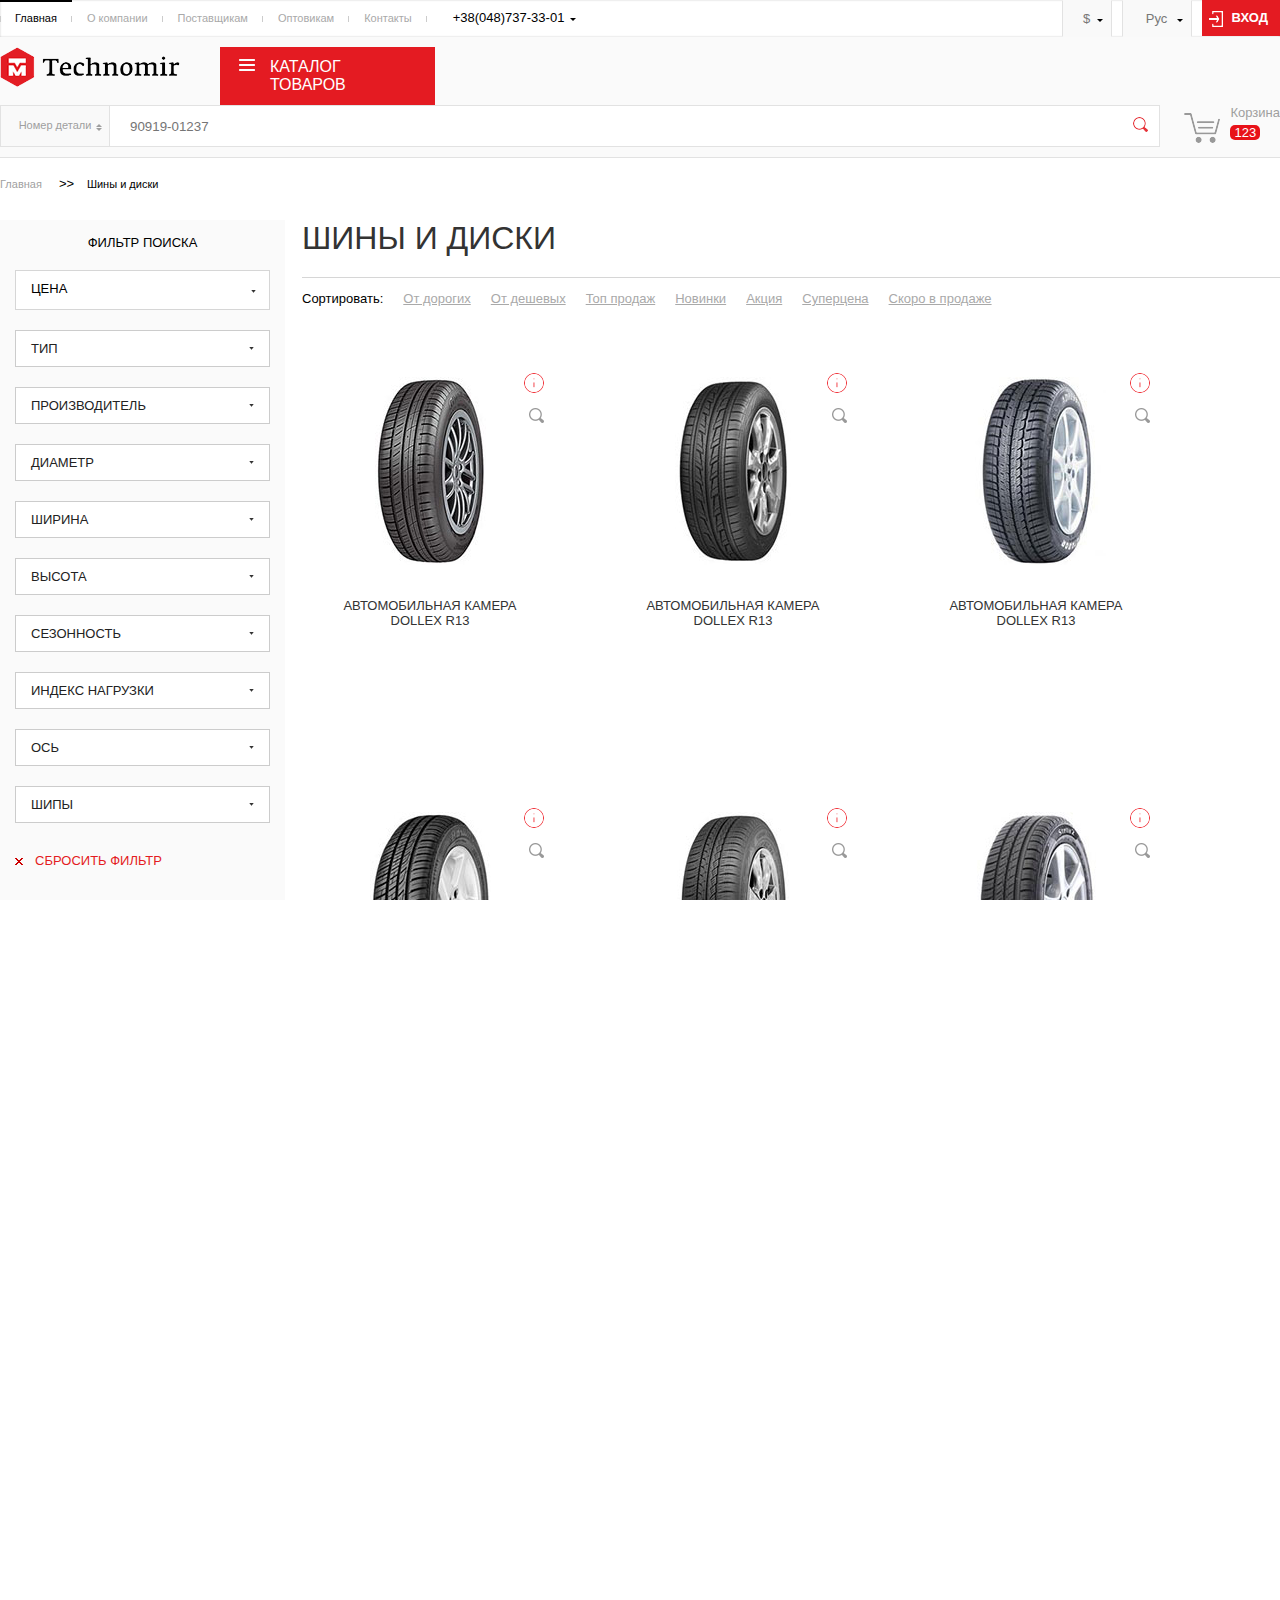
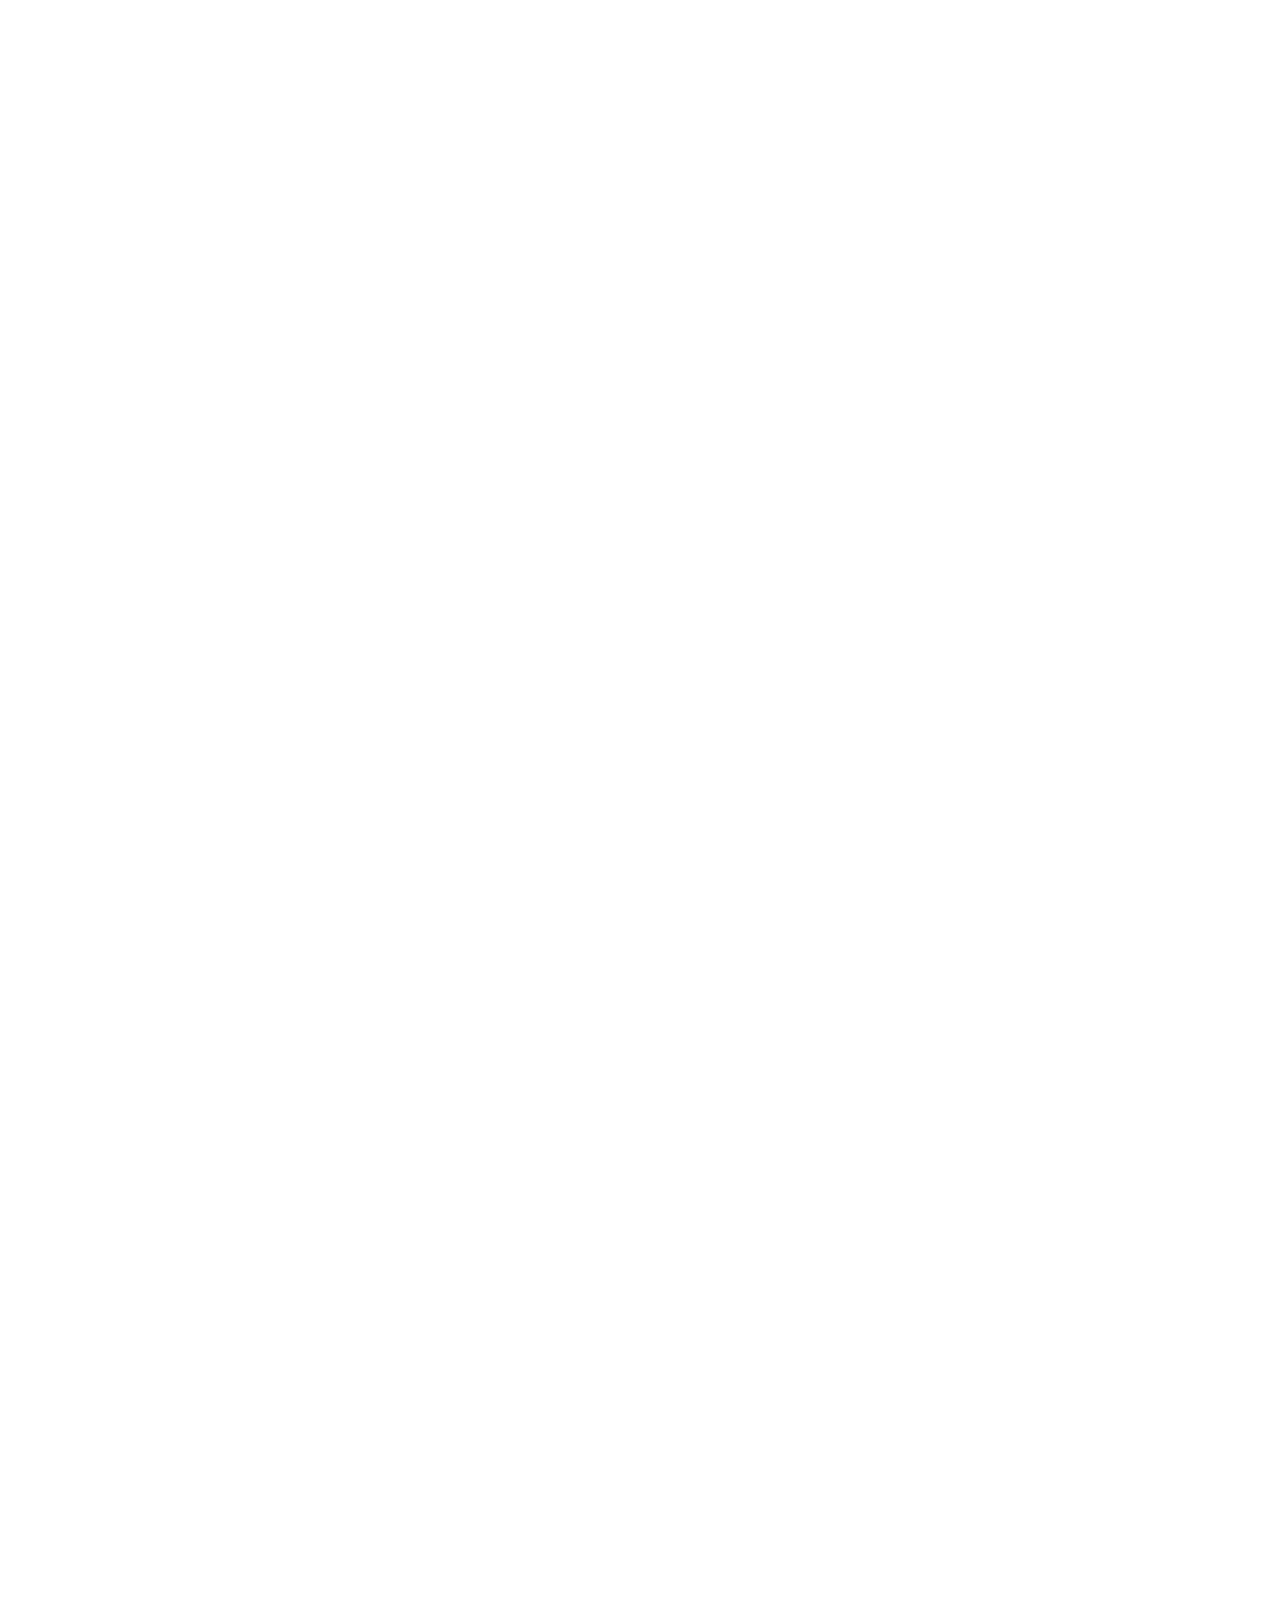
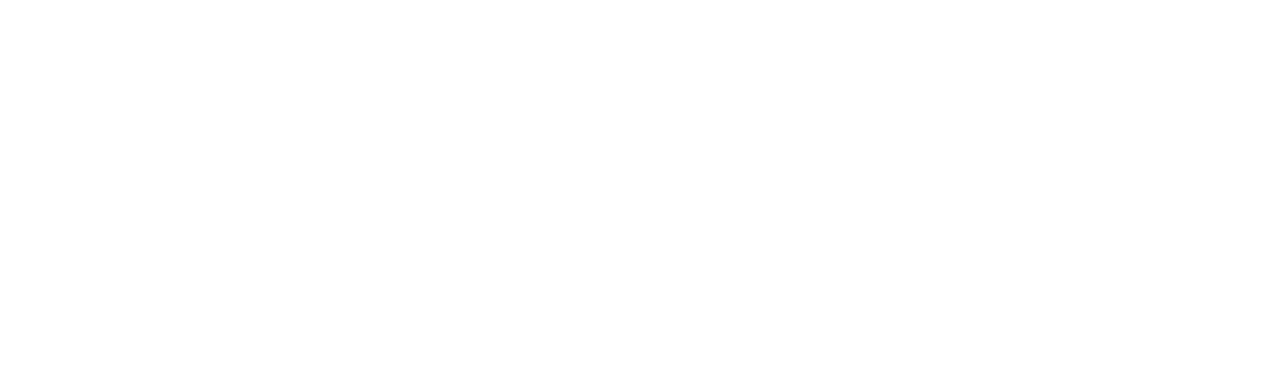
<file: index.html>
<!DOCTYPE html>
<html lang="en">
<head>
    <meta charset="UTF-8">
    <meta name="viewport" content="width=device-width, initial-scale=1.0">
    <title>Technomir</title>
    <link rel="stylesheet" type="text/css" href="css/style.css">
    <link rel="stylesheet" type="text/css" href="css/jquery-ui.css">
    <link rel="stylesheet" type="text/css" href="css/jquery.fs.selecter.css">
    <!--<link rel="stylesheet" type="text/css" href="css/jcf.css">-->
    <script type="text/javascript" src="js/jquery-3.1.1.min.js"></script>
    <script type="text/javascript" src="js/script.js"></script>
    <script type="text/javascript" src="js/jquery-ui.js"></script>
    <!--<script type="text/javascript" src="js/jcf.js"></script>
    <script type="text/javascript" src="js/jcf.select.js"></script>
    <script type="text/javascript" src="js/jcf.scrollable.js"></script>-->
    <script src="js/jquery.fs.selecter.min.js"></script>
    <script src="js/modernizr.js"></script>
    <script>
        $( function() {
            $('#price').change(function(){
                var val = $(this).val();
                $('#slider_price').slider('values', 0, val);
            });

            $('#price2').change(function(){
                var val = $(this).val();
                $('#slider_price').slider('values', 1, val);
            });

            $( "#slider_price" ).slider({
                range: true,
                min: 50,
                max: 2500,
                values: [ 400, 1800 ],
                slide: function( event, ui ) {
                    //$( "#amount" ).val( "$" + ui.values[ 0 ] + " - $" + ui.values[ 1 ] );
                    $('#price').val(ui.values[ 0 ]);
                    $('#price2').val(ui.values[ 1 ]);
                }
            });
            //$( "#amount" ).val( "$" + $( "#slider-range" ).slider( "values", 0 ) +
                   // " - $" + $( "#slider-range" ).slider( "values", 1 ) );
            $('#price').val($('#slider_price').slider('values', 0));
            $('#price2').val($('#slider_price').slider('values', 1));
        } );
    </script>
</head>
<body>
    <div id="wrapper">
        <div class="hidden-box call-back">
            <div class="hidden">
                <span class="close-call-back"></span>
                <span class="call-back name">ЗАКАЗАТЬ ОБРАТНЫЙ ЗВОНОК</span>
                <div class="call-back text">
                    <p>Введите контактные данные и наш менеджер свяжется с Вами в кротчайшие сроки</p>
                </div>
                <form class="call-back form">
                    <div class="input text">
                        <input type="text" placeholder="Имя">
                    </div>
                    <div class="input tel">
                        <input type="tel" placeholder="Телефон">
                    </div>
                    <button type="submit">ПЕРЕЗВОНИТЬ МНЕ</button>
                </form>
            </div>
        </div>
        <div class="hidden-box enter">
            <div class="hidden">
                <span class="close-enter"></span>
                <span class="enter name">ВОЙТИ В ЛИЧНЫЙ КАБИНЕТ</span>
                <div class="enter text">
                    <p>Мы смотрим в будущее. И мы видим наши перспективы сегодня.
                        Наша деятельность состоит в том, чтобы предвидеть ход возможных изменений завтра
                        и обеспечить нашей компании успех и актуальность в будущем. Тем самым дать нашим
                        клиентам гарантию надежного партнерства.</p>
                </div>
                <form class="enter form">
                    <div class="input text">
                        <input type="text" name="login" placeholder="Введите логин">
                    </div>
                    <div class="input password">
                        <input type="password" name="password" placeholder="Введите пароль">
                    </div>
                    <div class="remember-forget">
                        <input type="checkbox" id="remember" value="remember"><label for="remember">Запомнить меня</label>
                        <span class="forget"><a href="#">Забыли пароль?</a></span>
                    </div>
                    <button type="submit">ВОЙТИ</button>
                    <span class="create"><a href="#">СОЗДАТЬ АККАУНТ</a></span>
                </form>
            </div>
        </div>
        <header id="header">
            <div class="header-top">
                <div class="header-top-holder">
                    <div class="holder-menu">
                        <nav class="nav">
                            <ul>
                                <li><a href="index3.html">Главная</a></li>
                                <li><a href="#">О компании</a></li>
                                <li><a href="#">Поставщикам</a></li>
                                <li><a href="#">Оптовикам</a></li>
                                <li><a href="#">Контакты</a></li>
                            </ul>
                        </nav>
                        <div class="contacts">
                            <ul>
                                <li><a href="tel:+38(048)737-33-01">+38(048)737-33-01</a>
                                    <ul>
                                        <li><a href="tel:+38(093)737-33-01">+38(093)737-33-01</a></li>
                                        <li><a href="tel:+38(098)737-33-01">+38(098)737-33-01</a></li>
                                        <li><a href="tel:+38(099)737-33-01">+38(099)737-33-01</a></li>
                                        <li><a class="call-me-back" href="#">Перезвонить мне</a></li>
                                    </ul>
                                </li>
                            </ul>
                        </div>
                    </div>
                    <div class="holder-check">
                        <div class="currency">
                            <ul>
                                <li><a href="#">$</a>
                                    <ul>
                                        <li><a href="#">&#8372;</a></li>
                                        <li><a href="#">&euro;</a></li>
                                    </ul>
                                </li>
                            </ul>
                        </div>
                        <div class="language">
                            <ul>
                                <li><a href="#">Рус</a>
                                    <ul>
                                        <li><a href="#">UA</a></li>
                                        <li><a href="#">RU</a></li>
                                        <li><a href="#">ENG</a></li>
                                    </ul>
                                </li>
                            </ul>
                        </div>
                        <div class="enter-button">
                            <a href="#">ВХОД</a>
                        </div>
                    </div>
                </div>
            </div>
            <div class="header-lower">
                <div class="lower-holder">
                    <strong class="logo"><a href="index3.html"></a></strong>
                    <nav class="nav-catalog">
                        <ul>
                            <li><a class="main-item" href="#">КАТАЛОГ ТОВАРОВ</a>
                                <ul class="sub-menu">
                                    <li><a href="#">КАТАЛОГ ЗАПЧАСТЕЙ</a></li>
                                    <li><a href="#">КАТАЛОГ ТО</a></li>
                                    <li><a href="#">Масла и автохимия</a>
                                        <ul>
                                            <li><a href="#">Масла моторные</a></li>
                                            <li><a href="#">Масла трансмиссионные и ГУР</a></li>
                                            <li><a href="#">Масла индустриальные</a></li>
                                            <li><a href="#">Автокосметика</a></li>
                                            <li><a href="#">Антифризы</a></li>
                                            <li><a href="#">Смазки</a></li>
                                            <li><a href="#">Присадки</a></li>
                                            <li><a href="#">Жидкости тормозные</a></li>
                                        </ul>
                                    </li>
                                    <li><a href="#">Электооборудование</a>
                                        <ul>
                                            <li><a href="#">Масла моторные</a></li>
                                            <li><a href="#">Масла трансмиссионные и ГУР</a></li>
                                            <li><a href="#">Масла индустриальные</a></li>
                                            <li><a href="#">Автокосметика</a></li>
                                            <li><a href="#">Антифризы</a></li>
                                            <li><a href="#">Смазки</a></li>
                                            <li><a href="#">Присадки</a></li>
                                            <li><a href="#">Жидкости тормозные</a></li>
                                        </ul>
                                    </li>
                                    <li><a href="#">Шины и диски</a>
                                        <ul>
                                            <li><a href="#">Масла моторные</a></li>
                                            <li><a href="#">Масла трансмиссионные и ГУР</a></li>
                                            <li><a href="#">Масла индустриальные</a></li>
                                            <li><a href="#">Автокосметика</a></li>
                                            <li><a href="#">Антифризы</a></li>
                                            <li><a href="#">Смазки</a></li>
                                            <li><a href="#">Присадки</a></li>
                                            <li><a href="#">Жидкости тормозные</a></li>
                                        </ul>
                                    </li>
                                    <li><a href="#">Аксессуары</a>
                                        <ul>
                                            <li><a href="#">Масла моторные</a></li>
                                            <li><a href="#">Масла трансмиссионные и ГУР</a></li>
                                            <li><a href="#">Масла индустриальные</a></li>
                                            <li><a href="#">Автокосметика</a></li>
                                            <li><a href="#">Антифризы</a></li>
                                            <li><a href="#">Смазки</a></li>
                                            <li><a href="#">Присадки</a></li>
                                            <li><a href="#">Жидкости тормозные</a></li>
                                        </ul>
                                    </li>
                                    <li><a href="#">Прочее</a>
                                        <ul>
                                            <li><a href="#">Масла моторные</a></li>
                                            <li><a href="#">Масла трансмиссионные и ГУР</a></li>
                                            <li><a href="#">Масла индустриальные</a></li>
                                            <li><a href="#">Автокосметика</a></li>
                                            <li><a href="#">Антифризы</a></li>
                                            <li><a href="#">Смазки</a></li>
                                            <li><a href="#">Присадки</a></li>
                                            <li><a href="#">Жидкости тормозные</a></li>
                                        </ul>
                                    </li>
                                    <li><a href="#">Инструменты</a>
                                        <ul>
                                            <li><a href="#">Масла моторные</a></li>
                                            <li><a href="#">Масла трансмиссионные и ГУР</a></li>
                                            <li><a href="#">Масла индустриальные</a></li>
                                            <li><a href="#">Автокосметика</a></li>
                                            <li><a href="#">Антифризы</a></li>
                                            <li><a href="#">Смазки</a></li>
                                            <li><a href="#">Присадки</a></li>
                                            <li><a href="#">Жидкости тормозные</a></li>
                                        </ul>
                                    </li>
                                </ul>
                            </li>
                        </ul>
                    </nav>
                    <div class="search">
                        <div class="selection">
                            <ul>
                                <li class="number"><a href="#">Номер детали</a>
                                    <ul class="options">
                                        <li><a href="#">Название детали</a></li>
                                        <li><a href="#">Артикул детали</a></li>
                                        <li><a href="#">VIN номер</a></li>
                                    </ul>
                                </li>
                            </ul>
                        </div>
                        <form action="#" method="post">
                            <input type="search" placeholder="90919-01237">
                            <button type="submit"><img src="images/search.png"></button>
                        </form>
                    </div>
                    <div class="trash">
                        <a href="#">
                            <span>Корзина</span>
                            <div class="counter">123</div>
                        </a>
                    </div>
                </div>
            </div>
            <div class="breadcrumbs">
                <ul>
                    <li><a href="index.html">Главная</a></li>
                    <li><span>Шины и диски</span></li>
                </ul>
            </div>
        </header>
        <div id="content">
            <div class="content-holder">
                <div class="sidebar">
                    <span class="sidebar-name">ФИЛЬТР ПОИСКА</span>
                    <div class="sidebar-filter">
                        <div class="price-box"><span>ЦЕНА</span></div>
                        <div id='options'>
                            <form method='post'>
                                <label for='price'>
                                    <input type="text" name="price" id="price" maxlength="10" placeholder="От ...">
                                </label>
                                <label for='price2'>
                                    <input type="text" name="price" id="price2" maxlength="10" placeholder="До ...:">
                                </label>
                            </form>
                            <div id="slider_price"></div>
                        </div>
                        <form class="fofm" action="#" method="post">
                            <select class="new" name="type">
                                <option class="type" value="" hidden disabled selected>ТИП</option>
                                <option class="type" value="Бескамерные">Бескамерные</option>
                                <option class="type" value="Низкопрофильные">Низкопрофильные</option>
                                <option class="type" value="Беспрокольные">Беспрокольные</option>
                                <option class="type" value="Внедорожные">Внедорожные</option>
                                <option class="type" value="Каркасные">Каркасные</option>
                            </select>
                            <select class="new" name="manufacturer">
                                <option class="type" value="" hidden disabled selected>ПРОИЗВОДИТЕЛЬ</option>
                                <option class="type" value="Amtel">Amtel</option>
                                <option class="type" value="Barum">Barum</option>
                                <option class="type" value="Continental">Continental</option>
                                <option class="type" value="Cordiant">Cordiant</option>
                                <option class="type" value="Dunlop">Dunlop</option>
                                <option class="type" value="Falken">Falken</option>
                                <option class="type" value="Formula">Formula</option>
                                <option class="type" value="Gislaved">Gislaved</option>
                                <option class="type" value="Good Year">Good Year</option>
                                <option class="type" value="Hankook">Hankook</option>
                                <option class="type" value="Kormoran">Kormoran</option>
                                <option class="type" value="Kumho">Kumho</option>
                                <option class="type" value="Amtel">Amtel</option>
                                <option class="type" value="Barum">Barum</option>
                                <option class="type" value="Continental">Continental</option>
                                <option class="type" value="Cordiant">Cordiant</option>
                                <option class="type" value="Dunlop">Dunlop</option>
                                <option class="type" value="Falken">Falken</option>
                                <option class="type" value="Formula">Formula</option>
                                <option class="type" value="Gislaved">Gislaved</option>
                                <option class="type" value="Good">Good Year</option>
                                <option class="type" value="Hankook">Hankook</option>
                                <option class="type" value="Kormoran">Kormoran</option>
                                <option class="type" value="Kumho">Kumho</option>
                            </select>
                            <select class="new" name="diameter">
                                <option class="type" value="" hidden disabled selected>ДИАМЕТР</option>
                                <option class="type" value="d13">d13</option>
                                <option class="type" value="d14">d14</option>
                                <option class="type" value="d15">d15</option>
                                <option class="type" value="d16">d16</option>
                                <option class="type" value="d17">d17</option>
                                <option class="type" value="d18">d18</option>
                                <option class="type" value="d19">d19</option>
                                <option class="type" value="d20">d20</option>
                                <option class="type" value="d21">d21</option>
                                <option class="type" value="d22">d22</option>
                            </select>
                            <select class="new" name="width">
                                <option class="type" value="" hidden disabled selected>ШИРИНА</option>
                                <option class="type" value="155">155</option>
                                <option class="type" value="165">165</option>
                                <option class="type" value="175">175</option>
                                <option class="type" value="185">185</option>
                                <option class="type" value="195">195</option>
                                <option class="type" value="205">205</option>
                                <option class="type" value="215">215</option>
                                <option class="type" value="225">225</option>
                                <option class="type" value="235">235</option>
                                <option class="type" value="245">245</option>
                                <option class="type" value="255">255</option>
                                <option class="type" value="265">265</option>
                            </select>
                            <select class="new" name="height">
                                <option class="type" value="" hidden disabled selected>ВЫСОТА</option>
                                <option class="type" value="50">50</option>
                                <option class="type" value="55">55</option>
                                <option class="type" value="60">60</option>
                                <option class="type" value="65">65</option>
                                <option class="type" value="70">70</option>
                                <option class="type" value="75">75</option>
                                <option class="type" value="80">80</option>
                            </select>
                            <select class="new" name="season">
                                <option class="type" value="" hidden disabled selected>СЕЗОННОСТЬ</option>
                                <option class="type" value="Всесезонка">Всесезонка</option>
                                <option class="type" value="Летняя">Летняя</option>
                                <option class="type" value="Змняя">Змняя</option>
                            </select>
                            <select class="new" name="index load">
                                <option class="type" value="" hidden disabled selected>ИНДЕКС НАГРУЗКИ</option>
                                <option class="type" value="70">70</option>
                                <option class="type" value="75">75</option>
                                <option class="type" value="80">80</option>
                                <option class="type" value="85">85</option>
                                <option class="type" value="90">90</option>
                                <option class="type" value="95">95</option>
                                <option class="type" value="100">100</option>
                            </select>
                            <select class="new" name="axis">
                                <option class="type" value="" hidden disabled selected>ОСЬ</option>
                                <option class="type" value="Ось1">Ось1</option>
                                <option class="type" value="Ось2">Ось2</option>
                                <option class="type" value="Ось3">Ось3</option>
                                <option class="type" value="Ось4">Ось4</option>
                                <option class="type" value="Ось5">Ось5</option>
                                <option class="type" value="Ось6">Ось6</option>
                                <option class="type" value="Ось7">Ось7</option>
                            </select>
                            <select class="new" name="thorns">
                                <option class="type" value="" hidden disabled selected>ШИПЫ</option>
                                <option class="type" value="Шипы1">Шипы1</option>
                                <option class="type" value="Шипы2">Шипы2</option>
                                <option class="type" value="Шипы3">Шипы3</option>
                                <option class="type" value="Шипы4">Шипы4</option>
                                <option class="type" value="Шипы5">Шипы5</option>
                            </select>
                        </form>
                    </div>
                    <span class="sidebar-reset"><a href="index.html">СБРОСИТЬ ФИЛЬТР</a></span>
                </div>
                <div class="content-box">
                    <div class="title">
                        <span class="title-name">ШИНЫ И ДИСКИ</span>
                    </div>
                    <div class="sorting-box">
                        <span class="sorting-name">Сортировать:</span>
                        <ul class="sorting">
                            <li><a href="#">От дорогих</a></li>
                            <li><a href="#">От дешевых</a></li>
                            <li><a href="#">Топ продаж</a></li>
                            <li><a href="#">Новинки</a></li>
                            <li><a href="#">Акция</a></li>
                            <li><a href="#">Суперцена</a></li>
                            <li><a href="#">Скоро в продаже</a></li>
                        </ul>
                    </div>
                    <div class="catalog">
                        <div class="product">
                            <div class="cover-info">
                                <span class="close"></span>
                                <span class="info-name">АВТОМОБИЛЬНАЯ КАМЕРА DOLLEX R13</span>
                                <div class="info-box">
                                    <ul>
                                        <li><span class="parameter">Тип</span><span class="property">Легковые</span></li>
                                        <li><span class="parameter">Производитель</span><span class="property">Cordiant</span></li>
                                        <li><span class="parameter">Ширина мм.</span><span class="property">155</span></li>
                                        <li><span class="parameter">Высота %</span><span class="property">70</span></li>
                                        <li><span class="parameter">Диаметр, дюйм</span><span class="property">13</span></li>
                                        <li><span class="parameter">Сезонность</span><span class="property">ЛЕТО</span></li>
                                        <li><span class="parameter">Индекс нагрузки</span><span class="property">75</span></li>
                                        <li><span class="parameter">Индекс скорости</span><span class="property">Т</span></li>
                                    </ul>
                                </div>
                            </div>
                            <span class="product-info"></span>
                            <span class="product-search"></span>
                            <a href="index2.html">
                                <img src="images/product01.jpg">
                                <span class="product-name">АВТОМОБИЛЬНАЯ КАМЕРА DOLLEX R13</span>
                            </a>
                            <span class="product-buy"><a href="#">КУПИТЬ</a></span>
                        </div>
                        <div class="product">
                            <div class="cover-info">
                                <span class="close"></span>
                                <span class="info-name">АВТОМОБИЛЬНАЯ КАМЕРА DOLLEX R13</span>
                                <div class="info-box">
                                    <ul>
                                        <li><span class="parameter">Тип</span><span class="property">Легковые</span></li>
                                        <li><span class="parameter">Производитель</span><span class="property">Cordiant</span></li>
                                        <li><span class="parameter">Ширина мм.</span><span class="property">155</span></li>
                                        <li><span class="parameter">Высота %</span><span class="property">70</span></li>
                                        <li><span class="parameter">Диаметр, дюйм</span><span class="property">13</span></li>
                                        <li><span class="parameter">Сезонность</span><span class="property">ЛЕТО</span></li>
                                        <li><span class="parameter">Индекс нагрузки</span><span class="property">75</span></li>
                                        <li><span class="parameter">Индекс скорости</span><span class="property">Т</span></li>
                                    </ul>
                                </div>
                            </div>
                            <span class="product-info"></span>
                            <span class="product-search"></span>
                            <a href="#">
                                <img src="images/product02.jpg">
                                <span class="product-name">АВТОМОБИЛЬНАЯ КАМЕРА DOLLEX R13</span>
                            </a>
                            <span class="product-buy"><a href="#">КУПИТЬ</a></span>
                        </div>
                        <div class="product">
                            <div class="cover-info">
                                <span class="close"></span>
                                <span class="info-name">АВТОМОБИЛЬНАЯ КАМЕРА DOLLEX R13</span>
                                <div class="info-box">
                                    <ul>
                                        <li><span class="parameter">Тип</span><span class="property">Легковые</span></li>
                                        <li><span class="parameter">Производитель</span><span class="property">Cordiant</span></li>
                                        <li><span class="parameter">Ширина мм.</span><span class="property">155</span></li>
                                        <li><span class="parameter">Высота %</span><span class="property">70</span></li>
                                        <li><span class="parameter">Диаметр, дюйм</span><span class="property">13</span></li>
                                        <li><span class="parameter">Сезонность</span><span class="property">ЛЕТО</span></li>
                                        <li><span class="parameter">Индекс нагрузки</span><span class="property">75</span></li>
                                        <li><span class="parameter">Индекс скорости</span><span class="property">Т</span></li>
                                    </ul>
                                </div>
                            </div>
                            <span class="product-info"></span>
                            <span class="product-search"></span>
                            <a href="#">
                                <img src="images/product03.jpg">
                                <span class="product-name">АВТОМОБИЛЬНАЯ КАМЕРА DOLLEX R13</span>
                            </a>
                            <span class="product-buy"><a href="#">КУПИТЬ</a></span>
                        </div>
                        <div class="product">
                            <div class="cover-info">
                                <span class="close"></span>
                                <span class="info-name">АВТОМОБИЛЬНАЯ КАМЕРА DOLLEX R13</span>
                                <div class="info-box">
                                    <ul>
                                        <li><span class="parameter">Тип</span><span class="property">Легковые</span></li>
                                        <li><span class="parameter">Производитель</span><span class="property">Cordiant</span></li>
                                        <li><span class="parameter">Ширина мм.</span><span class="property">155</span></li>
                                        <li><span class="parameter">Высота %</span><span class="property">70</span></li>
                                        <li><span class="parameter">Диаметр, дюйм</span><span class="property">13</span></li>
                                        <li><span class="parameter">Сезонность</span><span class="property">ЛЕТО</span></li>
                                        <li><span class="parameter">Индекс нагрузки</span><span class="property">75</span></li>
                                        <li><span class="parameter">Индекс скорости</span><span class="property">Т</span></li>
                                    </ul>
                                </div>
                            </div>
                            <span class="product-info"></span>
                            <span class="product-search"></span>
                            <a href="#">
                                <img src="images/product04.jpg">
                                <span class="product-name">АВТОМОБИЛЬНАЯ КАМЕРА DOLLEX R13</span>
                            </a>
                            <span class="product-buy"><a href="#">КУПИТЬ</a></span>
                        </div>
                        <div class="product">
                            <div class="cover-info">
                                <span class="close"></span>
                                <span class="info-name">АВТОМОБИЛЬНАЯ КАМЕРА DOLLEX R13</span>
                                <div class="info-box">
                                    <ul>
                                        <li><span class="parameter">Тип</span><span class="property">Легковые</span></li>
                                        <li><span class="parameter">Производитель</span><span class="property">Cordiant</span></li>
                                        <li><span class="parameter">Ширина мм.</span><span class="property">155</span></li>
                                        <li><span class="parameter">Высота %</span><span class="property">70</span></li>
                                        <li><span class="parameter">Диаметр, дюйм</span><span class="property">13</span></li>
                                        <li><span class="parameter">Сезонность</span><span class="property">ЛЕТО</span></li>
                                        <li><span class="parameter">Индекс нагрузки</span><span class="property">75</span></li>
                                        <li><span class="parameter">Индекс скорости</span><span class="property">Т</span></li>
                                    </ul>
                                </div>
                            </div>
                            <span class="product-info"></span>
                            <span class="product-search"></span>
                            <a href="#">
                                <img src="images/product05.jpg">
                                <span class="product-name">АВТОМОБИЛЬНАЯ КАМЕРА DOLLEX R13</span>
                            </a>
                            <span class="product-buy"><a href="#">КУПИТЬ</a></span>
                        </div>
                        <div class="product">
                            <div class="cover-info">
                                <span class="close"></span>
                                <span class="info-name">АВТОМОБИЛЬНАЯ КАМЕРА DOLLEX R13</span>
                                <div class="info-box">
                                    <ul>
                                        <li><span class="parameter">Тип</span><span class="property">Легковые</span></li>
                                        <li><span class="parameter">Производитель</span><span class="property">Cordiant</span></li>
                                        <li><span class="parameter">Ширина мм.</span><span class="property">155</span></li>
                                        <li><span class="parameter">Высота %</span><span class="property">70</span></li>
                                        <li><span class="parameter">Диаметр, дюйм</span><span class="property">13</span></li>
                                        <li><span class="parameter">Сезонность</span><span class="property">ЛЕТО</span></li>
                                        <li><span class="parameter">Индекс нагрузки</span><span class="property">75</span></li>
                                        <li><span class="parameter">Индекс скорости</span><span class="property">Т</span></li>
                                    </ul>
                                </div>
                            </div>
                            <span class="product-info"></span>
                            <span class="product-search"></span>
                            <a href="#">
                                <img src="images/product06.jpg">
                                <span class="product-name">АВТОМОБИЛЬНАЯ КАМЕРА DOLLEX R13</span>
                            </a>
                            <span class="product-buy"><a href="#">КУПИТЬ</a></span>
                        </div>
                        <div class="product">
                            <div class="cover-info">
                                <span class="close"></span>
                                <span class="info-name">АВТОМОБИЛЬНАЯ КАМЕРА DOLLEX R13</span>
                                <div class="info-box">
                                    <ul>
                                        <li><span class="parameter">Тип</span><span class="property">Легковые</span></li>
                                        <li><span class="parameter">Производитель</span><span class="property">Cordiant</span></li>
                                        <li><span class="parameter">Ширина мм.</span><span class="property">155</span></li>
                                        <li><span class="parameter">Высота %</span><span class="property">70</span></li>
                                        <li><span class="parameter">Диаметр, дюйм</span><span class="property">13</span></li>
                                        <li><span class="parameter">Сезонность</span><span class="property">ЛЕТО</span></li>
                                        <li><span class="parameter">Индекс нагрузки</span><span class="property">75</span></li>
                                        <li><span class="parameter">Индекс скорости</span><span class="property">Т</span></li>
                                    </ul>
                                </div>
                            </div>
                            <span class="product-info"></span>
                            <span class="product-search"></span>
                            <a href="#">
                                <img src="images/product01.jpg">
                                <span class="product-name">АВТОМОБИЛЬНАЯ КАМЕРА DOLLEX R13</span>
                            </a>
                            <span class="product-buy"><a href="#">КУПИТЬ</a></span>
                        </div>
                        <div class="product">
                            <div class="cover-info">
                                <span class="close"></span>
                                <span class="info-name">АВТОМОБИЛЬНАЯ КАМЕРА DOLLEX R13</span>
                                <div class="info-box">
                                    <ul>
                                        <li><span class="parameter">Тип</span><span class="property">Легковые</span></li>
                                        <li><span class="parameter">Производитель</span><span class="property">Cordiant</span></li>
                                        <li><span class="parameter">Ширина мм.</span><span class="property">155</span></li>
                                        <li><span class="parameter">Высота %</span><span class="property">70</span></li>
                                        <li><span class="parameter">Диаметр, дюйм</span><span class="property">13</span></li>
                                        <li><span class="parameter">Сезонность</span><span class="property">ЛЕТО</span></li>
                                        <li><span class="parameter">Индекс нагрузки</span><span class="property">75</span></li>
                                        <li><span class="parameter">Индекс скорости</span><span class="property">Т</span></li>
                                    </ul>
                                </div>
                            </div>
                            <span class="product-info"></span>
                            <span class="product-search"></span>
                            <a href="#">
                                <img src="images/product02.jpg">
                                <span class="product-name">АВТОМОБИЛЬНАЯ КАМЕРА DOLLEX R13</span>
                            </a>
                            <span class="product-buy"><a href="#">КУПИТЬ</a></span>
                        </div>
                        <div class="product">
                            <div class="cover-info">
                                <span class="close"></span>
                                <span class="info-name">АВТОМОБИЛЬНАЯ КАМЕРА DOLLEX R13</span>
                                <div class="info-box">
                                    <ul>
                                        <li><span class="parameter">Тип</span><span class="property">Легковые</span></li>
                                        <li><span class="parameter">Производитель</span><span class="property">Cordiant</span></li>
                                        <li><span class="parameter">Ширина мм.</span><span class="property">155</span></li>
                                        <li><span class="parameter">Высота %</span><span class="property">70</span></li>
                                        <li><span class="parameter">Диаметр, дюйм</span><span class="property">13</span></li>
                                        <li><span class="parameter">Сезонность</span><span class="property">ЛЕТО</span></li>
                                        <li><span class="parameter">Индекс нагрузки</span><span class="property">75</span></li>
                                        <li><span class="parameter">Индекс скорости</span><span class="property">Т</span></li>
                                    </ul>
                                </div>
                            </div>
                            <span class="product-info"></span>
                            <span class="product-search"></span>
                            <a href="#"></a>
                            <img src="images/product01.jpg">
                            <span class="product-name">АВТОМОБИЛЬНАЯ КАМЕРА DOLLEX R13</span>
                            <span class="product-buy"><a href="#">КУПИТЬ</a></span>
                        </div>
                        <div class="product">
                            <div class="cover-info">
                                <span class="close"></span>
                                <span class="info-name">АВТОМОБИЛЬНАЯ КАМЕРА DOLLEX R13</span>
                                <div class="info-box">
                                    <ul>
                                        <li><span class="parameter">Тип</span><span class="property">Легковые</span></li>
                                        <li><span class="parameter">Производитель</span><span class="property">Cordiant</span></li>
                                        <li><span class="parameter">Ширина мм.</span><span class="property">155</span></li>
                                        <li><span class="parameter">Высота %</span><span class="property">70</span></li>
                                        <li><span class="parameter">Диаметр, дюйм</span><span class="property">13</span></li>
                                        <li><span class="parameter">Сезонность</span><span class="property">ЛЕТО</span></li>
                                        <li><span class="parameter">Индекс нагрузки</span><span class="property">75</span></li>
                                        <li><span class="parameter">Индекс скорости</span><span class="property">Т</span></li>
                                    </ul>
                                </div>
                            </div>
                            <span class="product-info"></span>
                            <span class="product-search"></span>
                            <a href="#">
                                <img src="images/product06.jpg">
                                <span class="product-name">АВТОМОБИЛЬНАЯ КАМЕРА DOLLEX R13</span>
                            </a>
                            <span class="product-buy"><a href="#">КУПИТЬ</a></span>
                        </div>
                        <div class="product">
                            <div class="cover-info">
                                <span class="close"></span>
                                <span class="info-name">АВТОМОБИЛЬНАЯ КАМЕРА DOLLEX R13</span>
                                <div class="info-box">
                                    <ul>
                                        <li><span class="parameter">Тип</span><span class="property">Легковые</span></li>
                                        <li><span class="parameter">Производитель</span><span class="property">Cordiant</span></li>
                                        <li><span class="parameter">Ширина мм.</span><span class="property">155</span></li>
                                        <li><span class="parameter">Высота %</span><span class="property">70</span></li>
                                        <li><span class="parameter">Диаметр, дюйм</span><span class="property">13</span></li>
                                        <li><span class="parameter">Сезонность</span><span class="property">ЛЕТО</span></li>
                                        <li><span class="parameter">Индекс нагрузки</span><span class="property">75</span></li>
                                        <li><span class="parameter">Индекс скорости</span><span class="property">Т</span></li>
                                    </ul>
                                </div>
                            </div>
                            <span class="product-info"></span>
                            <span class="product-search"></span>
                            <a href="#">
                                <img src="images/product02.jpg">
                                <span class="product-name">АВТОМОБИЛЬНАЯ КАМЕРА DOLLEX R13</span>
                            </a>
                            <span class="product-buy"><a href="#">КУПИТЬ</a></span>
                        </div>
                        <div class="product">
                            <div class="cover-info">
                                <span class="close"></span>
                                <span class="info-name">АВТОМОБИЛЬНАЯ КАМЕРА DOLLEX R13</span>
                                <div class="info-box">
                                    <ul>
                                        <li><span class="parameter">Тип</span><span class="property">Легковые</span></li>
                                        <li><span class="parameter">Производитель</span><span class="property">Cordiant</span></li>
                                        <li><span class="parameter">Ширина мм.</span><span class="property">155</span></li>
                                        <li><span class="parameter">Высота %</span><span class="property">70</span></li>
                                        <li><span class="parameter">Диаметр, дюйм</span><span class="property">13</span></li>
                                        <li><span class="parameter">Сезонность</span><span class="property">ЛЕТО</span></li>
                                        <li><span class="parameter">Индекс нагрузки</span><span class="property">75</span></li>
                                        <li><span class="parameter">Индекс скорости</span><span class="property">Т</span></li>
                                    </ul>
                                </div>
                            </div>
                            <span class="product-info"></span>
                            <span class="product-search"></span>
                            <a href="#">
                                <img src="images/product01.jpg">
                                <span class="product-name">АВТОМОБИЛЬНАЯ КАМЕРА DOLLEX R13</span>
                            </a>
                            <span class="product-buy"><a href="#">КУПИТЬ</a></span>
                        </div>
                        <div class="product">
                            <div class="cover-info">
                                <span class="close"></span>
                                <span class="info-name">АВТОМОБИЛЬНАЯ КАМЕРА DOLLEX R13</span>
                                <div class="info-box">
                                    <ul>
                                        <li><span class="parameter">Тип</span><span class="property">Легковые</span></li>
                                        <li><span class="parameter">Производитель</span><span class="property">Cordiant</span></li>
                                        <li><span class="parameter">Ширина мм.</span><span class="property">155</span></li>
                                        <li><span class="parameter">Высота %</span><span class="property">70</span></li>
                                        <li><span class="parameter">Диаметр, дюйм</span><span class="property">13</span></li>
                                        <li><span class="parameter">Сезонность</span><span class="property">ЛЕТО</span></li>
                                        <li><span class="parameter">Индекс нагрузки</span><span class="property">75</span></li>
                                        <li><span class="parameter">Индекс скорости</span><span class="property">Т</span></li>
                                    </ul>
                                </div>
                            </div>
                            <span class="product-info"></span>
                            <span class="product-search"></span>
                            <a href="#">
                                <img src="images/product03.jpg">
                                <span class="product-name">АВТОМОБИЛЬНАЯ КАМЕРА DOLLEX R13</span>
                            </a>
                            <span class="product-buy"><a href="#">КУПИТЬ</a></span>
                        </div>
                        <div class="product">
                            <div class="cover-info">
                                <span class="close"></span>
                                <span class="info-name">АВТОМОБИЛЬНАЯ КАМЕРА DOLLEX R13</span>
                                <div class="info-box">
                                    <ul>
                                        <li><span class="parameter">Тип</span><span class="property">Легковые</span></li>
                                        <li><span class="parameter">Производитель</span><span class="property">Cordiant</span></li>
                                        <li><span class="parameter">Ширина мм.</span><span class="property">155</span></li>
                                        <li><span class="parameter">Высота %</span><span class="property">70</span></li>
                                        <li><span class="parameter">Диаметр, дюйм</span><span class="property">13</span></li>
                                        <li><span class="parameter">Сезонность</span><span class="property">ЛЕТО</span></li>
                                        <li><span class="parameter">Индекс нагрузки</span><span class="property">75</span></li>
                                        <li><span class="parameter">Индекс скорости</span><span class="property">Т</span></li>
                                    </ul>
                                </div>
                            </div>
                            <span class="product-info"></span>
                            <span class="product-search"></span>
                            <a href="#">
                                <img src="images/product04.jpg">
                                <span class="product-name">АВТОМОБИЛЬНАЯ КАМЕРА DOLLEX R13</span>
                            </a>
                            <span class="product-buy"><a href="#">КУПИТЬ</a></span>
                        </div>
                        <div class="product">
                            <div class="cover-info">
                                <span class="close"></span>
                                <span class="info-name">АВТОМОБИЛЬНАЯ КАМЕРА DOLLEX R13</span>
                                <div class="info-box">
                                    <ul>
                                        <li><span class="parameter">Тип</span><span class="property">Легковые</span></li>
                                        <li><span class="parameter">Производитель</span><span class="property">Cordiant</span></li>
                                        <li><span class="parameter">Ширина мм.</span><span class="property">155</span></li>
                                        <li><span class="parameter">Высота %</span><span class="property">70</span></li>
                                        <li><span class="parameter">Диаметр, дюйм</span><span class="property">13</span></li>
                                        <li><span class="parameter">Сезонность</span><span class="property">ЛЕТО</span></li>
                                        <li><span class="parameter">Индекс нагрузки</span><span class="property">75</span></li>
                                        <li><span class="parameter">Индекс скорости</span><span class="property">Т</span></li>
                                    </ul>
                                </div>
                            </div>
                            <span class="product-info"></span>
                            <span class="product-search"></span>
                            <a href="#">
                                <img src="images/product05.jpg">
                                <span class="product-name">АВТОМОБИЛЬНАЯ КАМЕРА DOLLEX R13</span>
                            </a>
                            <span class="product-buy"><a href="#">КУПИТЬ</a></span>
                        </div>
                        <div class="product">
                            <div class="cover-info">
                                <span class="close"></span>
                                <span class="info-name">АВТОМОБИЛЬНАЯ КАМЕРА DOLLEX R13</span>
                                <div class="info-box">
                                    <ul>
                                        <li><span class="parameter">Тип</span><span class="property">Легковые</span></li>
                                        <li><span class="parameter">Производитель</span><span class="property">Cordiant</span></li>
                                        <li><span class="parameter">Ширина мм.</span><span class="property">155</span></li>
                                        <li><span class="parameter">Высота %</span><span class="property">70</span></li>
                                        <li><span class="parameter">Диаметр, дюйм</span><span class="property">13</span></li>
                                        <li><span class="parameter">Сезонность</span><span class="property">ЛЕТО</span></li>
                                        <li><span class="parameter">Индекс нагрузки</span><span class="property">75</span></li>
                                        <li><span class="parameter">Индекс скорости</span><span class="property">Т</span></li>
                                    </ul>
                                </div>
                            </div>
                            <span class="product-info"></span>
                            <span class="product-search"></span>
                            <a href="#">
                                <img src="images/product06.jpg">
                                <span class="product-name">АВТОМОБИЛЬНАЯ КАМЕРА DOLLEX R13</span>
                            </a>
                            <span class="product-buy"><a href="#">КУПИТЬ</a></span>
                        </div>
                        <div class="product">
                            <div class="cover-info">
                                <span class="close"></span>
                                <span class="info-name">АВТОМОБИЛЬНАЯ КАМЕРА DOLLEX R13</span>
                                <div class="info-box">
                                    <ul>
                                        <li><span class="parameter">Тип</span><span class="property">Легковые</span></li>
                                        <li><span class="parameter">Производитель</span><span class="property">Cordiant</span></li>
                                        <li><span class="parameter">Ширина мм.</span><span class="property">155</span></li>
                                        <li><span class="parameter">Высота %</span><span class="property">70</span></li>
                                        <li><span class="parameter">Диаметр, дюйм</span><span class="property">13</span></li>
                                        <li><span class="parameter">Сезонность</span><span class="property">ЛЕТО</span></li>
                                        <li><span class="parameter">Индекс нагрузки</span><span class="property">75</span></li>
                                        <li><span class="parameter">Индекс скорости</span><span class="property">Т</span></li>
                                    </ul>
                                </div>
                            </div>
                            <span class="product-info"></span>
                            <span class="product-search"></span>
                            <a href="#">
                                <img src="images/product01.jpg">
                                <span class="product-name">АВТОМОБИЛЬНАЯ КАМЕРА DOLLEX R13</span>
                            </a>
                            <span class="product-buy"><a href="#">КУПИТЬ</a></span>
                        </div>
                        <div class="product">
                            <div class="cover-info">
                                <span class="close"></span>
                                <span class="info-name">АВТОМОБИЛЬНАЯ КАМЕРА DOLLEX R13</span>
                                <div class="info-box">
                                    <ul>
                                        <li><span class="parameter">Тип</span><span class="property">Легковые</span></li>
                                        <li><span class="parameter">Производитель</span><span class="property">Cordiant</span></li>
                                        <li><span class="parameter">Ширина мм.</span><span class="property">155</span></li>
                                        <li><span class="parameter">Высота %</span><span class="property">70</span></li>
                                        <li><span class="parameter">Диаметр, дюйм</span><span class="property">13</span></li>
                                        <li><span class="parameter">Сезонность</span><span class="property">ЛЕТО</span></li>
                                        <li><span class="parameter">Индекс нагрузки</span><span class="property">75</span></li>
                                        <li><span class="parameter">Индекс скорости</span><span class="property">Т</span></li>
                                    </ul>
                                </div>
                            </div>
                            <span class="product-info"></span>
                            <span class="product-search"></span>
                            <a href="#">
                                <img src="images/product02.jpg">
                                <span class="product-name">АВТОМОБИЛЬНАЯ КАМЕРА DOLLEX R13</span>
                            </a>
                            <span class="product-buy"><a href="#">КУПИТЬ</a></span>
                        </div>
                        <div class="product">
                            <div class="cover-info">
                                <span class="close"></span>
                                <span class="info-name">АВТОМОБИЛЬНАЯ КАМЕРА DOLLEX R13</span>
                                <div class="info-box">
                                    <ul>
                                        <li><span class="parameter">Тип</span><span class="property">Легковые</span></li>
                                        <li><span class="parameter">Производитель</span><span class="property">Cordiant</span></li>
                                        <li><span class="parameter">Ширина мм.</span><span class="property">155</span></li>
                                        <li><span class="parameter">Высота %</span><span class="property">70</span></li>
                                        <li><span class="parameter">Диаметр, дюйм</span><span class="property">13</span></li>
                                        <li><span class="parameter">Сезонность</span><span class="property">ЛЕТО</span></li>
                                        <li><span class="parameter">Индекс нагрузки</span><span class="property">75</span></li>
                                        <li><span class="parameter">Индекс скорости</span><span class="property">Т</span></li>
                                    </ul>
                                </div>
                            </div>
                            <span class="product-info"></span>
                            <span class="product-search"></span>
                            <a href="#">
                                <img src="images/product01.jpg">
                                <span class="product-name">АВТОМОБИЛЬНАЯ КАМЕРА DOLLEX R13</span>
                            </a>
                            <span class="product-buy"><a href="#">КУПИТЬ</a></span>
                        </div>
                        <div class="product">
                            <div class="cover-info">
                                <span class="close"></span>
                                <span class="info-name">АВТОМОБИЛЬНАЯ КАМЕРА DOLLEX R13</span>
                                <div class="info-box">
                                    <ul>
                                        <li><span class="parameter">Тип</span><span class="property">Легковые</span></li>
                                        <li><span class="parameter">Производитель</span><span class="property">Cordiant</span></li>
                                        <li><span class="parameter">Ширина мм.</span><span class="property">155</span></li>
                                        <li><span class="parameter">Высота %</span><span class="property">70</span></li>
                                        <li><span class="parameter">Диаметр, дюйм</span><span class="property">13</span></li>
                                        <li><span class="parameter">Сезонность</span><span class="property">ЛЕТО</span></li>
                                        <li><span class="parameter">Индекс нагрузки</span><span class="property">75</span></li>
                                        <li><span class="parameter">Индекс скорости</span><span class="property">Т</span></li>
                                    </ul>
                                </div>
                            </div>
                            <span class="product-info"></span>
                            <span class="product-search"></span>
                            <a href="#">
                                <img src="images/product06.jpg">
                                <span class="product-name">АВТОМОБИЛЬНАЯ КАМЕРА DOLLEX R13</span>
                            </a>
                            <span class="product-buy"><a href="#">КУПИТЬ</a></span>
                        </div>
                    </div>
                    <nav class="page-nav">
                        <span class="arrow-left"><a href="#"></a></span>
                        <span class="arrow-right"><a href="#"></a></span>
                        <div class="nav-box">
                            <ul>
                                <li><a href="#">1</a></li>
                                <li><span>...</span></li>
                                <li><a href="#">3</a></li>
                                <li><span>4</span></li>
                                <li><a href="#">5</a></li>
                                <li><a href="#">6</a></li>
                                <li><span>...</span></li>
                                <li><a href="#">12</a></li>
                            </ul>
                        </div>
                    </nav>
                </div>
            </div>
        </div>
        <footer id="footer">
            <div class="footer-holder">
                <div class="copyright">&copy; 2015 "Technomir"</div>
                <nav class="footer-nav">
                    <ul>
                        <li><a href="#">Как начать</a></li>
                        <li><a href="#">FAQ</a></li>
                        <li><a href="#">Оплата и доставка</a></li>
                        <li><a href="#">Новости</a></li>
                        <li><a href="#">Возврат товара</a></li>
                        <li><a href="#">API</a></li>
                    </ul>
                </nav>
                <div class="footer-social">
                    <ul>
                        <li><a class="classmate" href="#"></a></li>
                        <li><a class="youtube" href="#"></a></li>
                        <li><a class="twitter" href="#"></a></li>
                        <li><a class="google" href="#"></a></li>
                        <li><a class="facebook" href="#"></a></li>
                        <li><a class="contact" href="#"></a></li>
                    </ul>
                </div>
            </div>
        </footer>
        <div class="hidden-box detail">
            <div class="hidden">
                <span class="close-detail"></span>
                <span class="detail-name"><a href="#">АВТОМОБИЛЬНАЯ КАМЕРА DOLLEX R13</a></span>
                <span class="detail-artc">Арт: 234636876</span>
                <div class="detail-product">
                    <div class="detail-image">
                        <a href="#">
                            <img src="images/product01.jpg">
                        </a>
                    </div>
                    <div class="info-box">
                        <ul>
                            <li><span class="parameter">Тип</span><span class="dot"></span><span class="property">Легковые</span></li>
                            <li><span class="parameter">Производитель</span><span class="dot"></span><span class="property"><a href="#">Cordiant</a></span></li>
                            <li><span class="parameter">Ширина мм.</span><span class="dot"></span><span class="property">155</span></li>
                            <li><span class="parameter">Высота %</span><span class="dot"></span><span class="property">70</span></li>
                            <li><span class="parameter">Диаметр, дюйм</span><span class="dot"></span><span class="property">13</span></li>
                            <li><span class="parameter">Сезонность</span><span class="dot"></span><span class="property">ЛЕТО</span></li>
                            <li><span class="parameter">Индекс нагрузки</span><span class="dot"></span><span class="property">75</span></li>
                            <li><span class="parameter">Индекс скорости</span><span class="dot"></span><span class="property">Т</span></li>
                        </ul>
                    </div>
                </div>
                <div class="characteristics">
                    <div class="characteristics-box">
                        <span class="characteristics-name">ХАРАКТЕРИСТИКИ</span>
                        <a href="#">АНАЛОГИ</a>
                    </div>
                    <div class="characteristics-text">
                        <p>Автомобильная камера R13 подходит на автомобили семейства Ваз, Ода импортные автомобили подобного класса.
                            Типоразмеры колёс, на которые подходит данная камера, имеют следующие обозначения: 6,15-13; 6,45-13;
                            145/70R13; 155/65R13; 155/70R13; 165/80R13; 165/70R13; 175/70R13; 185/65R13; 185/75R13</p>
                    </div>
                </div>
                <div class="close-button"><a href="#">ЗАКРЫТЬ</a></div>
                <div class="buy-button"><a href="#">КУПИТЬ</a></div>
            </div>
        </div>
    </div>
</body>
</html>
</file>
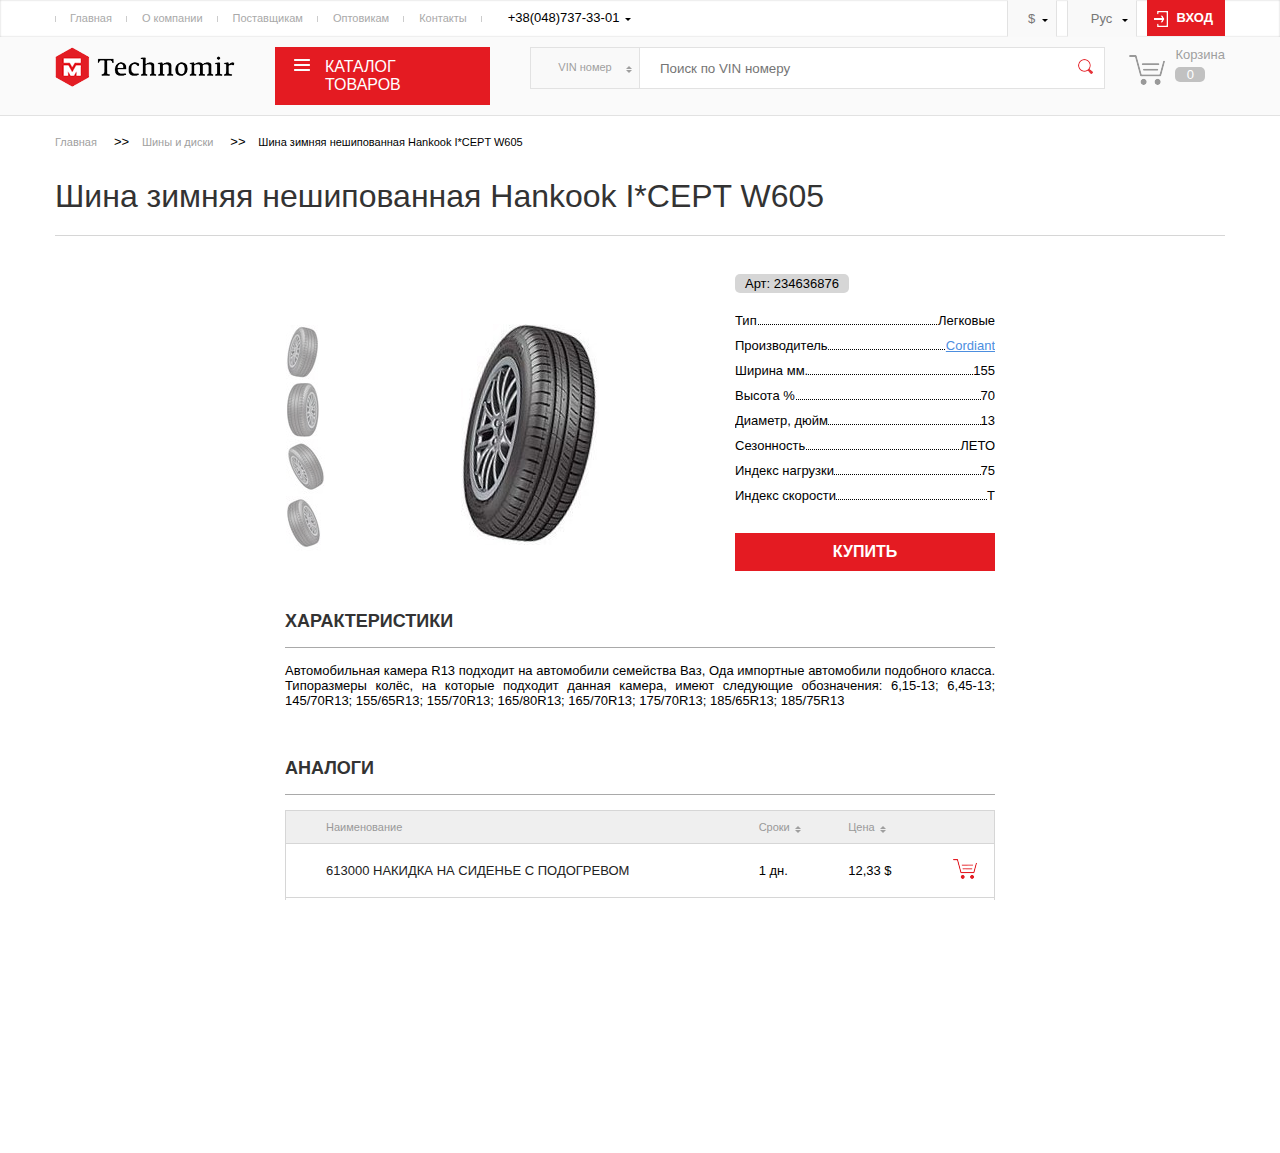
<file: index2.html>
<!DOCTYPE html>
<html lang="en">
<head>
    <meta charset="UTF-8">
    <meta name="viewport" content="width=device-width, initial-scale=1.0">
    <title>Technomir 2</title>
    <link rel="stylesheet" type="text/css" href="css/style.css">
    <link rel="stylesheet" type="text/css" href="slick/slick.css"/>
    <link rel="stylesheet" type="text/css" href="slick/slick-theme.css"/>
    <script type="text/javascript" src="js/jquery-3.1.1.min.js"></script>
    <script type="text/javascript" src="js/script.js"></script>
    <script type="text/javascript" src="slick/slick.min.js"></script>
</head>
<body>
    <div id="wrapper">
        <div class="hidden-box call-back">
            <div class="hidden">
                <span class="close-call-back"></span>
                <span class="call-back name">ЗАКАЗАТЬ ОБРАТНЫЙ ЗВОНОК</span>
                <div class="call-back text">
                    <p>Введите контактные данные и наш менеджер свяжется с Вами в кротчайшие сроки</p>
                </div>
                <form class="call-back form">
                    <div class="input text">
                        <input type="text" placeholder="Имя">
                    </div>
                    <div class="input tel">
                        <input type="tel" placeholder="Телефон">
                    </div>
                    <button type="submit">ПЕРЕЗВОНИТЬ МНЕ</button>
                </form>
            </div>
        </div>
        <div class="hidden-box enter">
            <div class="hidden">
                <span class="close-enter"></span>
                <span class="enter name">ВОЙТИ В ЛИЧНЫЙ КАБИНЕТ</span>
                <div class="enter text">
                    <p>Мы смотрим в будущее. И мы видим наши перспективы сегодня.
                        Наша деятельность состоит в том, чтобы предвидеть ход возможных изменений завтра
                        и обеспечить нашей компании успех и актуальность в будущем. Тем самым дать нашим
                        клиентам гарантию надежного партнерства.</p>
                </div>
                <form class="enter form">
                    <div class="input text">
                        <input type="text" name="login" placeholder="Введите логин">
                    </div>
                    <div class="input password">
                        <input type="password" name="password" placeholder="Введите пароль">
                    </div>
                    <div class="remember-forget">
                        <input type="checkbox" id="remember" value="remember"><label for="remember">Запомнить меня</label>
                        <span class="forget"><a href="#">Забыли пароль?</a></span>
                    </div>
                    <button type="submit">ВОЙТИ</button>
                    <span class="create"><a href="#">СОЗДАТЬ АККАУНТ</a></span>
                </form>
            </div>
        </div>
        <header id="header">
            <div class="header-top">
                <div class="header-top-holder second">
                    <div class="holder-menu">
                        <nav class="nav">
                            <ul>
                                <li><a href="index3.html">Главная</a></li>
                                <li><a href="#">О компании</a></li>
                                <li><a href="#">Поставщикам</a></li>
                                <li><a href="#">Оптовикам</a></li>
                                <li><a href="#">Контакты</a></li>
                            </ul>
                        </nav>
                        <div class="contacts">
                            <ul>
                                <li><a href="tel:+38(048)737-33-01">+38(048)737-33-01</a>
                                    <ul>
                                        <li><a href="tel:+38(093)737-33-01">+38(093)737-33-01</a></li>
                                        <li><a href="tel:+38(098)737-33-01">+38(098)737-33-01</a></li>
                                        <li><a href="tel:+38(099)737-33-01">+38(099)737-33-01</a></li>
                                        <li><a class="call-me-back" href="#">Перезвонить мне</a></li>
                                    </ul>
                                </li>
                            </ul>
                        </div>
                    </div>
                    <div class="holder-check">
                        <div class="currency">
                            <ul>
                                <li><a href="#">$</a>
                                    <ul>
                                        <li><a href="#">&#8372;</a></li>
                                        <li><a href="#">&euro;</a></li>
                                    </ul>
                                </li>
                            </ul>
                        </div>
                        <div class="language">
                            <ul>
                                <li><a href="#">Рус</a>
                                    <ul>
                                        <li><a href="#">UA</a></li>
                                        <li><a href="#">RU</a></li>
                                        <li><a href="#">ENG</a></li>
                                    </ul>
                                </li>
                            </ul>
                        </div>
                        <div class="enter-button">
                            <a href="#">ВХОД</a>
                        </div>
                    </div>
                </div>
            </div>
            <div class="header-lower">
                <div class="lower-holder second">
                    <strong class="logo"><a href="index3.html"></a></strong>
                    <nav class="nav-catalog">
                        <ul>
                            <li><a class="main-item" href="#">КАТАЛОГ ТОВАРОВ</a>
                                <ul class="sub-menu">
                                    <li><a href="#">КАТАЛОГ ЗАПЧАСТЕЙ</a></li>
                                    <li><a href="#">КАТАЛОГ ТО</a></li>
                                    <li><a href="#">Масла и автохимия</a>
                                        <ul>
                                            <li><a href="#">Масла моторные</a></li>
                                            <li><a href="#">Масла трансмиссионные и ГУР</a></li>
                                            <li><a href="#">Масла индустриальные</a></li>
                                            <li><a href="#">Автокосметика</a></li>
                                            <li><a href="#">Антифризы</a></li>
                                            <li><a href="#">Смазки</a></li>
                                            <li><a href="#">Присадки</a></li>
                                            <li><a href="#">Жидкости тормозные</a></li>
                                        </ul>
                                    </li>
                                    <li><a href="#">Электооборудование</a>
                                        <ul>
                                            <li><a href="#">Масла моторные</a></li>
                                            <li><a href="#">Масла трансмиссионные и ГУР</a></li>
                                            <li><a href="#">Масла индустриальные</a></li>
                                            <li><a href="#">Автокосметика</a></li>
                                            <li><a href="#">Антифризы</a></li>
                                            <li><a href="#">Смазки</a></li>
                                            <li><a href="#">Присадки</a></li>
                                            <li><a href="#">Жидкости тормозные</a></li>
                                        </ul>
                                    </li>
                                    <li><a href="index.html">Шины и диски</a>
                                        <ul>
                                            <li><a href="#">Масла моторные</a></li>
                                            <li><a href="#">Масла трансмиссионные и ГУР</a></li>
                                            <li><a href="#">Масла индустриальные</a></li>
                                            <li><a href="#">Автокосметика</a></li>
                                            <li><a href="#">Антифризы</a></li>
                                            <li><a href="#">Смазки</a></li>
                                            <li><a href="#">Присадки</a></li>
                                            <li><a href="#">Жидкости тормозные</a></li>
                                        </ul>
                                    </li>
                                    <li><a href="#">Аксессуары</a>
                                        <ul>
                                            <li><a href="#">Масла моторные</a></li>
                                            <li><a href="#">Масла трансмиссионные и ГУР</a></li>
                                            <li><a href="#">Масла индустриальные</a></li>
                                            <li><a href="#">Автокосметика</a></li>
                                            <li><a href="#">Антифризы</a></li>
                                            <li><a href="#">Смазки</a></li>
                                            <li><a href="#">Присадки</a></li>
                                            <li><a href="#">Жидкости тормозные</a></li>
                                        </ul>
                                    </li>
                                    <li><a href="#">Прочее</a>
                                        <ul>
                                            <li><a href="#">Масла моторные</a></li>
                                            <li><a href="#">Масла трансмиссионные и ГУР</a></li>
                                            <li><a href="#">Масла индустриальные</a></li>
                                            <li><a href="#">Автокосметика</a></li>
                                            <li><a href="#">Антифризы</a></li>
                                            <li><a href="#">Смазки</a></li>
                                            <li><a href="#">Присадки</a></li>
                                            <li><a href="#">Жидкости тормозные</a></li>
                                        </ul>
                                    </li>
                                    <li><a href="#">Инструменты</a>
                                        <ul>
                                            <li><a href="#">Масла моторные</a></li>
                                            <li><a href="#">Масла трансмиссионные и ГУР</a></li>
                                            <li><a href="#">Масла индустриальные</a></li>
                                            <li><a href="#">Автокосметика</a></li>
                                            <li><a href="#">Антифризы</a></li>
                                            <li><a href="#">Смазки</a></li>
                                            <li><a href="#">Присадки</a></li>
                                            <li><a href="#">Жидкости тормозные</a></li>
                                        </ul>
                                    </li>
                                </ul>
                            </li>
                        </ul>
                    </nav>
                    <div class="search">
                        <div class="selection">
                            <ul>
                                <li class="number"><a href="#">VIN номер</a>
                                    <ul class="options">
                                        <li><a href="#">Номер детали</a></li>
                                        <li><a href="#">Название детали</a></li>
                                        <li><a href="#">Артикул детали</a></li>
                                    </ul>
                                </li>
                            </ul>
                        </div>
                        <form action="#" method="post">
                            <input type="search" placeholder="Поиск по VIN номеру">
                            <button type="submit"><img src="images/search.png"></button>
                        </form>
                    </div>
                    <div class="trash">
                        <a href="#">
                            <span>Корзина</span>
                            <div class="counter second">0</div>
                        </a>
                    </div>
                </div>
            </div>
            <div class="breadcrumbs second">
                <ul>
                    <li><a href="index.html">Главная</a></li>
                    <li><a href="index.html">Шины и диски</a></li>
                    <li><span>Шина зимняя нешипованная Hankook I*CEPT W605</span></li>
                </ul>
            </div>
        </header>
        <div id="content">
            <div class="content-holder">
                <div class="content-box second">
                    <div class="title">
                        <span class="title-name">Шина зимняя нешипованная Hankook I*CEPT W605</span>
                    </div>
                </div>
            </div>
            <div class="detail">
                <div class="hidden second">
                    <div class="detail-slide">
                        <div class="slide-image2">
                            <div class="detail-image">
                                <img src="images/product01_sl_min.jpg">
                            </div>
                            <div class="detail-image">
                                <img src="images/product02_sl_min.jpg">
                            </div>
                            <div class="detail-image">
                                <img src="images/product03_sl_min.jpg">
                            </div>
                            <div class="detail-image">
                                <img src="images/product04_sl_min.jpg">
                            </div>
                            <div class="detail-image">
                                <img src="images/product05_sl_min.jpg">
                            </div>
                        </div>
                        <div class="slide-image">
                            <div class="detail-image">
                                <a href="#">
                                    <img src="images/product01_sl.jpg">
                                </a>
                            </div>
                            <div class="detail-image">
                                <a href="#">
                                    <img src="images/product02_sl.jpg">
                                </a>
                            </div>
                            <div class="detail-image">
                                <a href="#">
                                    <img src="images/product03_sl.jpg">
                                </a>
                            </div>
                            <div class="detail-image">
                                <a href="#">
                                    <img src="images/product04_sl.jpg">
                                </a>
                            </div>
                            <div class="detail-image">
                                <a href="#">
                                    <img src="images/product05_sl.jpg">
                                </a>
                            </div>
                        </div>
                    </div>
                    <div class="detail-product">
                        <div class="info-box">
                            <span class="detail-artc">Арт: 234636876</span>
                            <ul>
                                <li><span class="parameter">Тип</span><span class="dot"></span><span class="property">Легковые</span></li>
                                <li><span class="parameter">Производитель</span><span class="dot"></span><span class="property"><a href="#">Cordiant</a></span></li>
                                <li><span class="parameter">Ширина мм.</span><span class="dot"></span><span class="property">155</span></li>
                                <li><span class="parameter">Высота %</span><span class="dot"></span><span class="property">70</span></li>
                                <li><span class="parameter">Диаметр, дюйм</span><span class="dot"></span><span class="property">13</span></li>
                                <li><span class="parameter">Сезонность</span><span class="dot"></span><span class="property">ЛЕТО</span></li>
                                <li><span class="parameter">Индекс нагрузки</span><span class="dot"></span><span class="property">75</span></li>
                                <li><span class="parameter">Индекс скорости</span><span class="dot"></span><span class="property">Т</span></li>
                            </ul>
                            <div class="buy-button"><a href="#">КУПИТЬ</a></div>
                        </div>
                    </div>
                    <div class="characteristics">
                        <div class="characteristics-box">
                            <span class="characteristics-name">ХАРАКТЕРИСТИКИ</span>
                        </div>
                        <div class="characteristics-text">
                            <p>Автомобильная камера R13 подходит на автомобили семейства Ваз, Ода импортные автомобили подобного класса.
                                Типоразмеры колёс, на которые подходит данная камера, имеют следующие обозначения: 6,15-13; 6,45-13;
                                145/70R13; 155/65R13; 155/70R13; 165/80R13; 165/70R13; 175/70R13; 185/65R13; 185/75R13</p>
                        </div>
                        <div class="characteristics-box">
                            <span class="characteristics-name">АНАЛОГИ</span>
                        </div>
                        <div class="analog">
                            <table class="analog-table" cellspacing="0" cellpadding="0">
                                <tr class="cap-table">
                                    <th>Наименование</th>
                                    <th>Сроки</th>
                                    <th>Цена</th>
                                    <th></th>
                                </tr>
                                <tr><td><a href="#">613000 НАКИДКА НА СИДЕНЬЕ С ПОДОГРЕВОМ</a></td><td>1 дн.</td><td>12,33 $</td><td><a href="#"><img src="images/analog_trash.png"></a></td></tr>
                                <tr><td><a href="#">613000 НАКИДКА НА СИДЕНЬЕ С ПОДОГРЕВОМ</a></td><td>1 дн.</td><td>12,33 $</td><td><a href="#"><img src="images/analog_trash.png"></a></td></tr>
                                <tr><td><a href="#">613000 НАКИДКА НА СИДЕНЬЕ С ПОДОГРЕВОМ</a></td><td>1 дн.</td><td>12,33 $</td><td><a href="#"><img src="images/analog_trash.png"></a></td></tr>
                                <tr><td><a href="#">613000 НАКИДКА НА СИДЕНЬЕ С ПОДОГРЕВОМ</a></td><td>1 дн.</td><td>12,33 $</td><td><a href="#"><img src="images/analog_trash.png"></a></td></tr>
                            </table>
                        </div>
                    </div>
                </div>
            </div>
        </div>
        <footer id="footer">
            <div class="footer-holder second">
                <div class="copyright">&copy; 2015 "Technomir"</div>
                <nav class="footer-nav">
                    <ul>
                        <li><a href="#">Как начать</a></li>
                        <li><a href="#">FAQ</a></li>
                        <li><a href="#">Оплата и доставка</a></li>
                        <li><a href="#">Новости</a></li>
                        <li><a href="#">Возврат товара</a></li>
                        <li><a href="#">API</a></li>
                    </ul>
                </nav>
                <div class="footer-social">
                    <ul>
                        <li><a class="classmate" href="#"></a></li>
                        <li><a class="youtube" href="#"></a></li>
                        <li><a class="twitter" href="#"></a></li>
                        <li><a class="google" href="#"></a></li>
                        <li><a class="facebook" href="#"></a></li>
                        <li><a class="contact" href="#"></a></li>
                    </ul>
                </div>
            </div>
        </footer>
    </div>
</body>
</html>
</file>
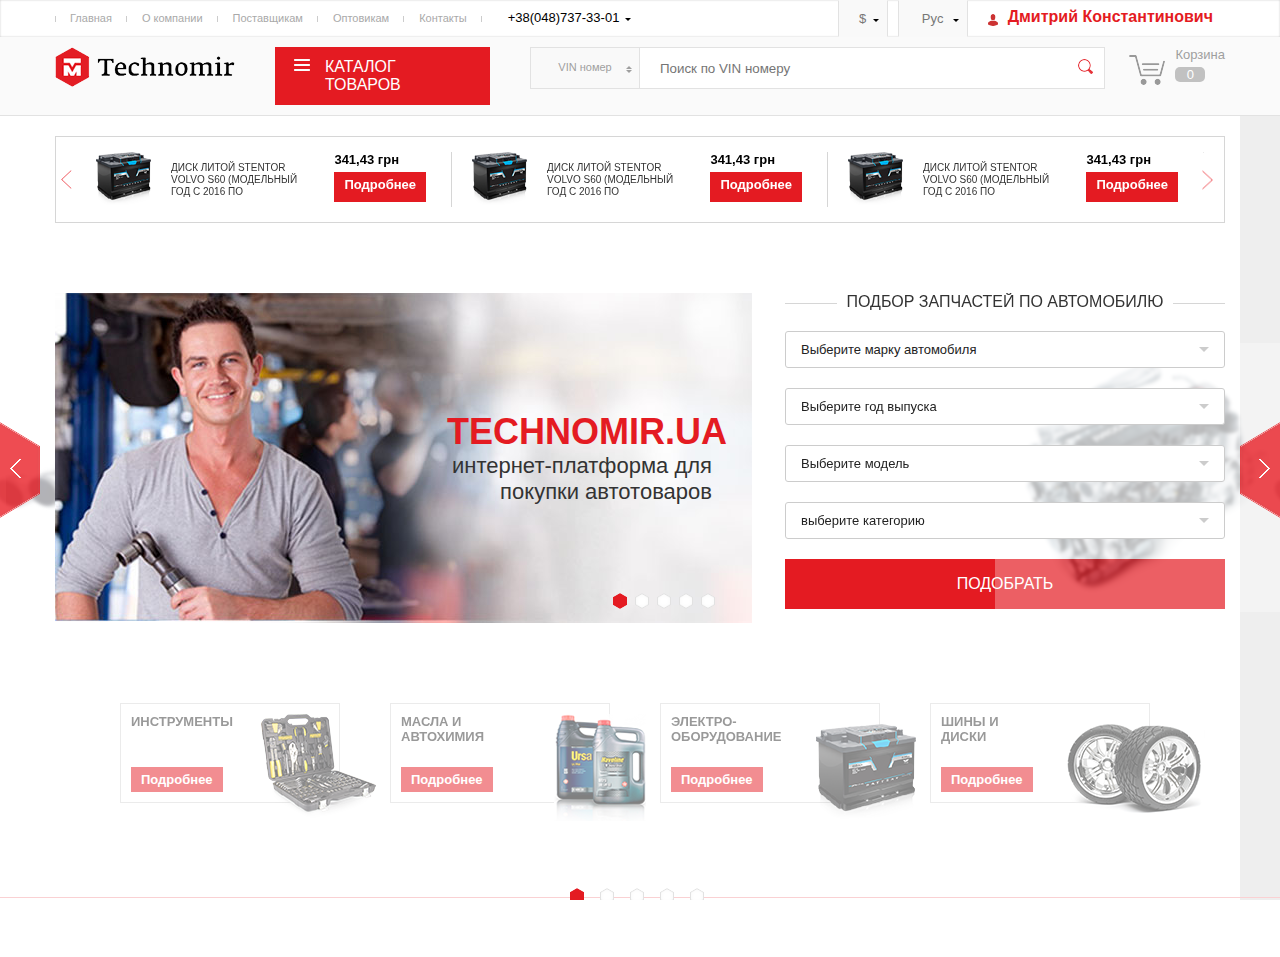
<file: index3.html>
<!DOCTYPE html>
<html lang="en">
<head>
    <meta charset="UTF-8">
    <meta name="viewport" content="width=device-width, initial-scale=1.0">
    <title>Technomir 3</title>
    <link rel="stylesheet" type="text/css" href="css/style.css">
    <link rel="stylesheet" type="text/css" href="slick/slick.css"/>
    <link rel="stylesheet" type="text/css" href="slick/slick-theme.css"/>
    <link rel="stylesheet" type="text/css" href="css/jquery.fs.selecter.css">
    <script type="text/javascript" src="js/jquery-3.1.1.min.js"></script>
    <script type="text/javascript" src="js/script.js"></script>
    <script type="text/javascript" src="slick/slick.min.js"></script>
    <script src="js/jquery.fs.selecter.min.js"></script>
    <script src="js/modernizr.js"></script>
</head>
<body>
    <div id="wrapper">
        <div class="hidden-box wholesaler">
            <div class="hidden">
                <span class="close-wholesaler"></span>
                <span class="wholesaler name">СТАТЬ ОПТОВИКОМ</span>
                <div class="wholesaler text">
                    <p>Для сотрудничества введите Ваши контактные данные и наш менеджер свяжется с Вами в кротчайшие сроки</p>
                </div>
                <form class="wholesaler form">
                    <div class="input text">
                        <input type="text" placeholder="Имя">
                    </div>
                    <div class="input tel">
                        <input type="tel" placeholder="Телефон">
                    </div>
                    <button type="submit">СТАТЬ ОПТОВИКОМ</button>
                </form>
            </div>
        </div>
        <div class="hidden-box provider">
            <div class="hidden">
                <span class="close-provider"></span>
                <span class="provider name">СТАТЬ ПОСТАВЩИКОМ</span>
                <div class="provider text">
                    <p>Для сотрудничества введите Ваши контактные данные и наш менеджер свяжется с Вами в кротчайшие сроки</p>
                </div>
                <form class="provider form">
                    <div class="input text">
                        <input type="text" placeholder="Имя">
                    </div>
                    <div class="input tel">
                        <input type="tel" placeholder="Телефон">
                    </div>
                    <button type="submit">СТАТЬ ПОСТАВЩИКОМ</button>
                </form>
            </div>
        </div>
        <div class="hidden-box call-back">
            <div class="hidden">
                <span class="close-call-back"></span>
                <span class="call-back name">ЗАКАЗАТЬ ОБРАТНЫЙ ЗВОНОК</span>
                <div class="call-back text">
                    <p>Введите контактные данные и наш менеджер свяжется с Вами в кротчайшие сроки</p>
                </div>
                <form class="call-back form">
                    <div class="input text">
                        <input type="text" placeholder="Имя">
                    </div>
                    <div class="input tel">
                        <input type="tel" placeholder="Телефон">
                    </div>
                    <button type="submit">ПЕРЕЗВОНИТЬ МНЕ</button>
                </form>
            </div>
        </div>
        <div class="hidden-box enter">
            <div class="hidden">
                <span class="close-enter"></span>
                <span class="enter name">ВОЙТИ В ЛИЧНЫЙ КАБИНЕТ</span>
                <div class="enter text">
                    <p>Мы смотрим в будущее. И мы видим наши перспективы сегодня.
                        Наша деятельность состоит в том, чтобы предвидеть ход возможных изменений завтра
                        и обеспечить нашей компании успех и актуальность в будущем. Тем самым дать нашим
                        клиентам гарантию надежного партнерства.</p>
                </div>
                <form class="enter form">
                    <div class="input text">
                        <input type="text" name="login" placeholder="Введите логин">
                    </div>
                    <div class="input password">
                        <input type="password" name="password" placeholder="Введите пароль">
                    </div>
                    <div class="remember-forget">
                        <input type="checkbox" id="remember" value="remember"><label for="remember">Запомнить меня</label>
                        <span class="forget"><a href="#">Забыли пароль?</a></span>
                    </div>
                    <button type="submit">ВОЙТИ</button>
                    <span class="create"><a href="#">СОЗДАТЬ АККАУНТ</a></span>
                </form>
            </div>
        </div>
        <header id="header">
            <div class="header-top">
                <div class="header-top-holder second">
                    <div class="holder-menu">
                        <nav class="nav">
                            <ul>
                                <li><a href="index3.html">Главная</a></li>
                                <li class="full"><a href="#">О компании</a></li>
                                <li><a href="#">Поставщикам</a></li>
                                <li><a href="#">Оптовикам</a></li>
                                <li><a href="#">Контакты</a></li>
                            </ul>
                        </nav>
                        <div class="contacts">
                            <ul>
                                <li><a href="tel:+38(048)737-33-01">+38(048)737-33-01</a>
                                    <ul>
                                        <li><a href="tel:+38(093)737-33-01">+38(093)737-33-01</a></li>
                                        <li><a href="tel:+38(098)737-33-01">+38(098)737-33-01</a></li>
                                        <li><a href="tel:+38(099)737-33-01">+38(099)737-33-01</a></li>
                                        <li><a class="call-me-back" href="#">Перезвонить мне</a></li>
                                    </ul>
                                </li>
                            </ul>
                        </div>
                    </div>
                    <div class="holder-check">
                        <div class="currency">
                            <ul>
                                <li><a href="#">$</a>
                                    <ul>
                                        <li><a href="#">&#8372;</a></li>
                                        <li><a href="#">&euro;</a></li>
                                    </ul>
                                </li>
                            </ul>
                        </div>
                        <div class="language">
                            <ul>
                                <li><a href="#">Рус</a>
                                    <ul>
                                        <li><a href="#">UA</a></li>
                                        <li><a href="#">RU</a></li>
                                        <li><a href="#">ENG</a></li>
                                    </ul>
                                </li>
                            </ul>
                        </div>
                        <div class="enter-button third">
                            <a href="#">Дмитрий Константинович</a>
                        </div>
                    </div>
                </div>
            </div>
            <div class="header-lower">
                <div class="lower-holder second">
                    <strong class="logo"><a href="index3.html"></a></strong>
                    <nav class="nav-catalog">
                        <ul>
                            <li><a class="main-item" href="#">КАТАЛОГ ТОВАРОВ</a>
                                <ul class="sub-menu">
                                    <li><a href="#">КАТАЛОГ ЗАПЧАСТЕЙ</a></li>
                                    <li><a href="#">КАТАЛОГ ТО</a></li>
                                    <li><a href="#">Масла и автохимия</a>
                                        <ul>
                                            <li><a href="#">Масла моторные</a></li>
                                            <li><a href="#">Масла трансмиссионные и ГУР</a></li>
                                            <li><a href="#">Масла индустриальные</a></li>
                                            <li><a href="#">Автокосметика</a></li>
                                            <li><a href="#">Антифризы</a></li>
                                            <li><a href="#">Смазки</a></li>
                                            <li><a href="#">Присадки</a></li>
                                            <li><a href="#">Жидкости тормозные</a></li>
                                        </ul>
                                    </li>
                                    <li><a href="#">Электооборудование</a>
                                        <ul>
                                            <li><a href="#">Масла моторные</a></li>
                                            <li><a href="#">Масла трансмиссионные и ГУР</a></li>
                                            <li><a href="#">Масла индустриальные</a></li>
                                            <li><a href="#">Автокосметика</a></li>
                                            <li><a href="#">Антифризы</a></li>
                                            <li><a href="#">Смазки</a></li>
                                            <li><a href="#">Присадки</a></li>
                                            <li><a href="#">Жидкости тормозные</a></li>
                                        </ul>
                                    </li>
                                    <li><a href="index.html">Шины и диски</a>
                                        <ul>
                                            <li><a href="#">Масла моторные</a></li>
                                            <li><a href="#">Масла трансмиссионные и ГУР</a></li>
                                            <li><a href="#">Масла индустриальные</a></li>
                                            <li><a href="#">Автокосметика</a></li>
                                            <li><a href="#">Антифризы</a></li>
                                            <li><a href="#">Смазки</a></li>
                                            <li><a href="#">Присадки</a></li>
                                            <li><a href="#">Жидкости тормозные</a></li>
                                        </ul>
                                    </li>
                                    <li><a href="#">Аксессуары</a>
                                        <ul>
                                            <li><a href="#">Масла моторные</a></li>
                                            <li><a href="#">Масла трансмиссионные и ГУР</a></li>
                                            <li><a href="#">Масла индустриальные</a></li>
                                            <li><a href="#">Автокосметика</a></li>
                                            <li><a href="#">Антифризы</a></li>
                                            <li><a href="#">Смазки</a></li>
                                            <li><a href="#">Присадки</a></li>
                                            <li><a href="#">Жидкости тормозные</a></li>
                                        </ul>
                                    </li>
                                    <li><a href="#">Прочее</a>
                                        <ul>
                                            <li><a href="#">Масла моторные</a></li>
                                            <li><a href="#">Масла трансмиссионные и ГУР</a></li>
                                            <li><a href="#">Масла индустриальные</a></li>
                                            <li><a href="#">Автокосметика</a></li>
                                            <li><a href="#">Антифризы</a></li>
                                            <li><a href="#">Смазки</a></li>
                                            <li><a href="#">Присадки</a></li>
                                            <li><a href="#">Жидкости тормозные</a></li>
                                        </ul>
                                    </li>
                                    <li><a href="#">Инструменты</a>
                                        <ul>
                                            <li><a href="#">Масла моторные</a></li>
                                            <li><a href="#">Масла трансмиссионные и ГУР</a></li>
                                            <li><a href="#">Масла индустриальные</a></li>
                                            <li><a href="#">Автокосметика</a></li>
                                            <li><a href="#">Антифризы</a></li>
                                            <li><a href="#">Смазки</a></li>
                                            <li><a href="#">Присадки</a></li>
                                            <li><a href="#">Жидкости тормозные</a></li>
                                        </ul>
                                    </li>
                                </ul>
                            </li>
                        </ul>
                    </nav>
                    <div class="search">
                        <div class="selection">
                            <ul>
                                <li class="number"><a href="#">VIN номер</a>
                                    <ul class="options">
                                        <li><a href="#">Номер детали</a></li>
                                        <li><a href="#">Название детали</a></li>
                                        <li><a href="#">Артикул детали</a></li>
                                    </ul>
                                </li>
                            </ul>
                        </div>
                        <form action="#" method="post">
                            <input type="search" placeholder="Поиск по VIN номеру">
                            <button type="submit"><img src="images/search.png"></button>
                        </form>
                    </div>
                    <div class="trash">
                        <a href="#">
                            <span>Корзина</span>
                            <div class="counter second">0</div>
                        </a>
                    </div>
                </div>
            </div>
        </header>
        <div id="content">
            <div class="content-box-holder">
                <div class="slider-holder">
                    <div class="top-slider">
                        <div class="top-slide">
                            <a href="#">
                                <div class="top-slide-image">
                                    <img src="images/top_slider_img.png">
                                </div>
                                <div class="top-slide-text">
                                    <p>ДИСК ЛИТОЙ STENTOR VOLVO S60 (МОДЕЛЬНЫЙ ГОД С 2016 ПО</p>
                                </div>
                            </a>
                            <div class="top-slide-price">
                                <span class="price">341,43 грн</span>
                                <span class="more"><a href="#">Подробнее</a></span>
                            </div>
                        </div>
                        <div class="top-slide">
                            <a href="#">
                                <div class="top-slide-image">
                                    <img src="images/top_slider_img.png">
                                </div>
                                <div class="top-slide-text">
                                    <p>ДИСК ЛИТОЙ STENTOR VOLVO S60 (МОДЕЛЬНЫЙ ГОД С 2016 ПО</p>
                                </div>
                            </a>
                            <div class="top-slide-price">
                                <span class="price">341,43 грн</span>
                                <span class="more"><a href="#">Подробнее</a></span>
                            </div>
                        </div>
                        <div class="top-slide">
                            <a href="#">
                                <div class="top-slide-image">
                                    <img src="images/top_slider_img.png">
                                </div>
                                <div class="top-slide-text">
                                    <p>ДИСК ЛИТОЙ STENTOR VOLVO S60 (МОДЕЛЬНЫЙ ГОД С 2016 ПО</p>
                                </div>
                            </a>
                            <div class="top-slide-price">
                                <span class="price">341,43 грн</span>
                                <span class="more"><a href="#">Подробнее</a></span>
                            </div>
                        </div>
                        <div class="top-slide">
                            <a href="#">
                                <div class="top-slide-image">
                                    <img src="images/top_slider_img.png">
                                </div>
                                <div class="top-slide-text">
                                    <p>ДИСК ЛИТОЙ STENTOR VOLVO S60 (МОДЕЛЬНЫЙ ГОД С 2016 ПО</p>
                                </div>
                            </a>
                            <div class="top-slide-price">
                                <span class="price">341,43 грн</span>
                                <span class="more"><a href="#">Подробнее</a></span>
                            </div>
                        </div>
                    </div>
                </div>
                <div class="big-slider">
                    <div class="big-slide">
                        <div class="big-slide-holder">
                            <div class="holder-top">
                                <div class="inside-slider">
                                    <div class="inside-slider-image">
                                        <img src="images/inside_slide_img.jpg">
                                        <div class="inside-slider-text">
                                            <span>TECHNOMIR.UA</span><p>интернет-платформа для покупки автотоваров</p>
                                        </div>
                                    </div>
                                    <div class="inside-slider-image">
                                        <img src="images/inside_slide_img2.jpg">
                                        <div class="inside-slider-text">
                                            <span>TECHNOMIR.UA</span><p>текст - не самое главное на этой странице</p>
                                        </div>
                                    </div>
                                    <div class="inside-slider-image">
                                        <img src="images/inside_slide_img3.jpg">
                                        <div class="inside-slider-text">
                                            <span>TECHNOMIR.UA</span><p>интернет-платформа для покупки автотоваров</p>
                                        </div>
                                    </div>
                                    <div class="inside-slider-image">
                                        <img src="images/inside_slide_img4.jpg">
                                        <div class="inside-slider-text">
                                            <span>TECHNOMIR.UA</span><p>здесь вообще не нужен какой-либо текст</p>
                                        </div>
                                    </div>
                                    <div class="inside-slider-image">
                                        <img src="images/inside_slide_img5.jpg">
                                        <div class="inside-slider-text">
                                            <span>TECHNOMIR.UA</span><p>самые лучшие бамперы</p>
                                        </div>
                                    </div>
                                </div>
                                <div class="selection-cars">
                                    <span class="selection-name">ПОДБОР ЗАПЧАСТЕЙ ПО АВТОМОБИЛЮ</span>
                                    <span class="selection-line"></span>
                                    <form class="fofm" action="#" method="post">
                                        <select class="new" name="brand">
                                            <option class="type" value="" hidden disabled selected>Выберите марку автомобиля</option>
                                            <option class="type" value="AUDI">AUDI</option>
                                            <option class="type" value="BMW">BMW</option>
                                            <option class="type" value="Chevrolet">Chevrolet</option>
                                            <option class="type" value="Daewoo">Daewoo</option>
                                            <option class="type" value="Ford">Ford</option>
                                            <option class="type" value="Honda">Honda</option>
                                            <option class="type" value="Infinity">Infinity</option>
                                            <option class="type" value="Jaguar">Jaguar</option>
                                            <option class="type" value="Lexus">Lexus</option>
                                            <option class="type" value="Mercedes">Mercedes</option>
                                            <option class="type" value="Nissan">Nissan</option>
                                            <option class="type" value="Opel">Opel</option>
                                            <option class="type" value="Porsche">Porsche</option>
                                            <option class="type" value="Renault">Renault</option>
                                            <option class="type" value="Skoda">Skoda</option>
                                            <option class="type" value="Toyota">Toyota</option>
                                            <option class="type" value="Volkswagen">Volkswagen</option>
                                            <option class="type" value="Volvo">Volvo</option>
                                        </select>
                                        <select class="new" name="year">
                                            <option class="type" value="" hidden disabled selected>Выберите год выпуска</option>
                                            <option class="type" value="2005">2005</option>
                                            <option class="type" value="2006">2006</option>
                                            <option class="type" value="2007">2007</option>
                                            <option class="type" value="2008">2008</option>
                                            <option class="type" value="2009">2009</option>
                                            <option class="type" value="2010">2010</option>
                                            <option class="type" value="2011">2011</option>
                                            <option class="type" value="2012">2012</option>
                                            <option class="type" value="2013">2013</option>
                                            <option class="type" value="2014">2014</option>
                                            <option class="type" value="2015">2015</option>
                                            <option class="type" value="2016">2016</option>
                                        </select>
                                        <select class="new" name="model">
                                            <option class="type" value="" hidden disabled selected>Выберите модель</option>
                                            <option class="type" value="Q7">Q7</option>
                                            <option class="type" value="M760i">M760i</option>
                                            <option class="type" value="Lacetti">Lacetti</option>
                                            <option class="type" value="Lanos">Lanos</option>
                                            <option class="type" value="Focus">Focus</option>
                                            <option class="type" value="Accord">Accord</option>
                                            <option class="type" value="QX60">QX60</option>
                                            <option class="type" value="JXS600">JXS600</option>
                                            <option class="type" value="RX350">RX350</option>
                                            <option class="type" value="650TI">650TI</option>
                                            <option class="type" value="Almera">Almera</option>
                                            <option class="type" value="Insignia">Insignia</option>
                                            <option class="type" value="911Turbo">911Turbo</option>
                                            <option class="type" value="Fluence">Fluence</option>
                                            <option class="type" value="OctaviaA7">OctaviaA7</option>
                                            <option class="type" value="Rav4">Rav4</option>
                                            <option class="type" value="PassatB9">PassatB9</option>
                                            <option class="type" value="SX90">SX90</option>
                                        </select>
                                        <select class="new" name="category">
                                            <option class="type" value="" hidden disabled selected>выберите категорию</option>
                                            <option class="type" value="Седан">Седан</option>
                                            <option class="type" value="Хэтчбек">Хэтчбек</option>
                                            <option class="type" value="Лифтбэк">Лифтбэк</option>
                                            <option class="type" value="Универсал">Универсал</option>
                                            <option class="type" value="Купе">Купе</option>
                                            <option class="type" value="Минивен">Минивен</option>
                                            <option class="type" value="Пикап">Пикап</option>
                                            <option class="type" value="Кроссовер">Кроссовер</option>
                                            <option class="type" value="Внедорожник">Внедорожник</option>
                                        </select>
                                        <button type="submit">ПОДОБРАТЬ</button>
                                    </form>
                                </div>
                            </div>
                            <div class="holder-bottom">
                                <div class="bottom-catalog">
                                    <ul>
                                        <li>
                                            <a href="#">
                                                <span class="catalog-name">ИНСТРУМЕНТЫ</span>
                                                <span class="catalog-more">Подробнее</span>
                                                <img src="images/catalog_image1.png">
                                            </a>
                                        </li>
                                        <li>
                                            <a href="#">
                                                <span class="catalog-name">МАСЛА И АВТОХИМИЯ</span>
                                                <span class="catalog-more">Подробнее</span>
                                                <img src="images/catalog_image2.png">
                                            </a>
                                        </li>
                                        <li>
                                            <a href="#">
                                                <span class="catalog-name">ЭЛЕКТРО-<br>ОБОРУДОВАНИЕ</span>
                                                <span class="catalog-more">Подробнее</span>
                                                <img src="images/catalog_image3.png">
                                            </a>
                                        </li>
                                        <li>
                                            <a href="#">
                                                <span class="catalog-name">ШИНЫ И ДИСКИ</span>
                                                <span class="catalog-more">Подробнее</span>
                                                <img src="images/catalog_image4.png">
                                            </a>
                                        </li>
                                    </ul>
                                </div>
                            </div>
                        </div>
                    </div>
                    <div class="big-slide">
                        <div class="big-slide-holder">
                            <div class="holder-top">
                                <div class="about-company">
                                    <span class="company-title">О КОМПАНИИ</span>
                                    <div class="company-text">
                                        <span class="text-title">КТО МЫ:</span>
                                        <div class="text-text">
                                            <p>Technomir.ua – интернет-платформа для покупки и продажи товаров для автомобилей.</p>
                                        </div>
                                    </div>
                                    <div class="company-text">
                                        <span class="text-title">ЧТО МЫ ПРЕДЛАГАЕМ:</span>
                                        <div class="text-text">
                                            <p>Technomir.ua предлагает более 40 млн. наименований запасных частей, от 1500 производителей;</p>
                                            <p>Быстрые сроки поставки;  от 200 поставщиков со всего мира; выбор техжидкостей, аксессуаров и других автотоваров со всего мира;</p>
                                        </div>
                                    </div>
                                    <div class="company-text">
                                        <span class="text-title">ПОЧЕМУ МЫ, ИЛИ НАШИ ПРЕИМУЩЕСТВА:</span>
                                        <div class="text-text">
                                            <p>Подбор деталей по каталогам он-лайн;</p>
                                            <p>15 тыс. самых востребованных запчастей с нашего склада;</p>
                                            <p>Удобные формы оплаты;</p>
                                            <p>Доставка “До двери”;</p>
                                        </div>
                                    </div>
                                </div>
                                <div class="company-slider">
                                    <img src="images/company-slide-img1.jpg">
                                    <img src="images/company-slide-img2.jpg">
                                    <img src="images/company-slide-img3.jpg">
                                </div>
                            </div>
                            <div class="holder-bottom">
                                <div class="advantage">
                                    <div class="advantage-box">
                                        <div class="advantage-image">
                                            <svg>
                                                <polyline points="0,25 40,0 80,25 80,75 40,100 0,75 0,25" fill="rgb(249,249,249)" stroke-width="1" stroke="rgb(0,0,0)"/>
                                            </svg>
                                            <img src="images/advantage_img1.png">
                                        </div>
                                        <div class="advantage-text">
                                            <p>Гибкая система скидок</p>
                                        </div>
                                    </div>
                                    <div class="advantage-box">
                                        <div class="advantage-image">
                                            <svg>
                                                <polyline points="0,25 40,0 80,25 80,75 40,100 0,75 0,25" fill="rgb(249,249,249)" stroke-width="1" stroke="rgb(0,0,0)"/>
                                            </svg>
                                            <img src="images/advantage_img2.png">
                                        </div>
                                        <div class="advantage-text">
                                            <p>Больше 10 лет лидерства на рынке</p>
                                        </div>
                                    </div>
                                    <div class="advantage-box">
                                        <div class="advantage-image">
                                            <svg>
                                                <polyline points="0,25 40,0 80,25 80,75 40,100 0,75 0,25" fill="rgb(249,249,249)" stroke-width="1" stroke="rgb(0,0,0)"/>
                                            </svg>
                                            <img src="images/advantage_img3.png">
                                        </div>
                                        <div class="advantage-text">
                                            <p>Любая доставка "точно в срок"</p>
                                        </div>
                                    </div>
                                    <div class="advantage-box">
                                        <div class="advantage-image">
                                            <svg>
                                                <polyline points="0,25 40,0 80,25 80,75 40,100 0,75 0,25" fill="rgb(249,249,249)" stroke-width="1" stroke="rgb(0,0,0)"/>
                                            </svg>
                                            <img src="images/advantage_img4.png">
                                        </div>
                                        <div class="advantage-text">
                                            <p>Запчасти на любой автомобиль</p>
                                        </div>
                                    </div>
                                    <div class="advantage-box">
                                        <div class="advantage-image">
                                            <svg>
                                                <polyline points="0,25 40,0 80,25 80,75 40,100 0,75 0,25" fill="rgb(249,249,249)" stroke-width="1" stroke="rgb(0,0,0)"/>
                                            </svg>
                                            <img src="images/advantage_img5.png">
                                        </div>
                                        <div class="advantage-text">
                                            <p>15 тыс запчастей в наличии</p>
                                        </div>
                                    </div>
                                </div>
                            </div>
                        </div>
                    </div>
                    <div class="big-slide">
                        <div class="big-slide-holder">
                            <div class="holder-top">
                                <div class="about-company third">
                                    <span class="company-title">ПОСТАВЩИКАМ</span>
                                    <div class="company-text">
                                        <span class="text-title">КАК СТАТЬ ПОСТАВЩИКОМ:</span>
                                        <div class="text-text">
                                            <p>Интернет-магазин запчастей Technomir.ua приглашает к сотрудничеству производителей
                                                и поставщиков автомобильных запчастей и аксессуаров.Мы заинтересованыв расширении предложений
                                                для наших клиентов, и предлагаем выгодный и отлаженный канал распространения ваших товаров.</p>
                                        </div>
                                    </div>
                                    <div class="company-text">
                                        <span class="text-title">ПРЕИМУЩЕСТВА РАБОТЫ С НАМИ:</span>
                                        <div class="text-text">
                                            <p>Мы заинтересованы в работе с новыми поставщиками и рассматриваем абсолютно все поступившие предложения.</p>
                                        </div>
                                    </div>
                                </div>
                            </div>
                            <div class="holder-bottom">
                                <div class="advantage third">
                                    <div class="advantage-box third">
                                        <div class="advantage-image">
                                            <svg>
                                                <polyline points="0,25 40,0 80,25 80,75 40,100 0,75 0,25" fill="rgb(249,249,249)" stroke-width="1" stroke="rgb(0,0,0)"/>
                                            </svg>
                                            <img src="images/advantage_img6.png">
                                        </div>
                                        <div class="advantage-text">
                                            <p>Получаем прайс-лист</p>
                                        </div>
                                    </div>
                                    <div class="advantage-box third">
                                        <div class="advantage-image">
                                            <svg>
                                                <polyline points="0,25 40,0 80,25 80,75 40,100 0,75 0,25" fill="rgb(249,249,249)" stroke-width="1" stroke="rgb(0,0,0)"/>
                                            </svg>
                                            <img src="images/advantage_img7.png">
                                        </div>
                                        <div class="advantage-text">
                                            <p>Получаем заказ от клиента</p>
                                        </div>
                                    </div>
                                    <div class="advantage-box third">
                                        <div class="advantage-image">
                                            <svg>
                                                <polyline points="0,25 40,0 80,25 80,75 40,100 0,75 0,25" fill="rgb(249,249,249)" stroke-width="1" stroke="rgb(0,0,0)"/>
                                            </svg>
                                            <img src="images/advantage_img8.png">
                                        </div>
                                        <div class="advantage-text">
                                            <p>Отправляем заказ поставщику</p>
                                        </div>
                                    </div>
                                    <div class="advantage-box third">
                                        <div class="advantage-image">
                                            <svg>
                                                <polyline points="0,25 40,0 80,25 80,75 40,100 0,75 0,25" fill="rgb(249,249,249)" stroke-width="1" stroke="rgb(0,0,0)"/>
                                            </svg>
                                            <img src="images/advantage_img9.png">
                                        </div>
                                        <div class="advantage-text">
                                            <p>Принимаем, сортируем, маркируем товар</p>
                                        </div>
                                    </div>
                                    <div class="advantage-box third">
                                        <div class="advantage-image">
                                            <svg>
                                                <polyline points="0,25 40,0 80,25 80,75 40,100 0,75 0,25" fill="rgb(249,249,249)" stroke-width="1" stroke="rgb(0,0,0)"/>
                                            </svg>
                                            <img src="images/advantage_img10.png">
                                        </div>
                                        <div class="advantage-text">
                                            <p>Отправляем оплату поставщику</p>
                                        </div>
                                    </div>
                                </div>
                                <div class="be-provider"><a href="#">СТАТЬ ПОСТАВЩИКОМ</a></div>
                            </div>
                        </div>
                    </div>
                    <div class="big-slide">
                        <div class="big-slide-holder">
                            <div class="holder-top">
                                <div class="about-company fourth">
                                    <span class="company-title">ОПТОВИКАМ</span>
                                    <div class="company-text">
                                        <div class="text-text">
                                            <p>На нашей интернет площадке покупатель имеет большую вариативность
                                                поиска и гибкую систему скидок, в зависимости от объемов покупки.</p>
                                        </div>
                                    </div>
                                    <div class="company-text">
                                        <span class="text-title">МЫ ПОМОЖЕМ ВАМ В ТАКИХ ВОПРОСАХ:</span>
                                        <div class="text-text">
                                            <ul>
                                                <li>Как начать сотрудничать;</li>
                                                <li>Как правильно оформлять заказы;</li>
                                                <li>Как всегда оставаться в прибыли;</li>
                                                <li>Как оптимизировать продажи;</li>
                                            </ul>
                                        </div>
                                    </div>
                                </div>
                                <div class="company-image">
                                    <img src="images/company_image.png">
                                </div>
                            </div>
                            <div class="holder-bottom">
                                <div class="be-wholesaler"><a href="#">СТАТЬ ОПТОВИКОМ</a></div>
                            </div>
                        </div>
                    </div>
                    <div class="big-slide">
                        <div class="big-slide-holder">
                            <div class="holder-top">
                                <div class="about-company">
                                    <span class="company-title">КОНТАКТЫ</span>
                                    <div class="company-contacts">
                                        <div class="company-passcode">
                                            <div class="passcode">
                                                <div class="passcode-image">
                                                    <img src="images/urban.png">
                                                </div>
                                                <span class="urban">(048)</span>
                                            </div>
                                            <div class="passcode">
                                                <div class="passcode-image">
                                                    <img src="images/life.png">
                                                </div>
                                                <span class="life">(093)</span>
                                            </div>
                                            <div class="passcode">
                                                <div class="passcode-image">
                                                    <img src="images/kyivstar.png">
                                                </div>
                                                <span class="kyivstar">(098)</span>
                                            </div>
                                            <div class="passcode">
                                                <div class="passcode-image">
                                                    <img src="images/mtc.png">
                                                </div>
                                                <span class="mtc">(099)</span>
                                            </div>
                                        </div>
                                        <span class="company-phone">737-33-01</span>
                                        <div class="company-call-me"><a href="#">Перезвонить мне</a></div>
                                    </div>
                                    <div class="company-info">
                                        <div class="info-left">
                                            <div class="info">
                                                <div class="info-image">
                                                    <svg>
                                                        <polyline points="0,10 20,0 40,10 40,34 20,44 0,34 0,10" fill="rgb(255,255,255)" stroke-width="1" stroke="rgb(223,223,223)"/>
                                                    </svg>
                                                    <img src="images/info_img1.png">
                                                </div>
                                                <div class="info-text">
                                                    <span class="text-name">Общие вопросы</span>
                                                    <span class="text-box"><a href="#">office@tehnomir.com.ua</a></span>
                                                </div>
                                            </div>
                                            <div class="info">
                                                <div class="info-image">
                                                    <svg>
                                                        <polyline points="0,10 20,0 40,10 40,34 20,44 0,34 0,10" fill="rgb(255,255,255)" stroke-width="1" stroke="rgb(223,223,223)"/>
                                                    </svg>
                                                    <img src="images/info_img1.png">
                                                </div>
                                                <div class="info-text">
                                                    <span class="text-name">Вопросы по сайту</span>
                                                    <span class="text-box"><a href="#">webmaster@tehnomir.com.ua</a></span>
                                                </div>
                                            </div>
                                            <div class="info">
                                                <div class="info-image">
                                                    <svg>
                                                        <polyline points="0,10 20,0 40,10 40,34 20,44 0,34 0,10" fill="rgb(255,255,255)" stroke-width="1" stroke="rgb(223,223,223)"/>
                                                    </svg>
                                                    <img src="images/info_img3.png">
                                                </div>
                                                <div class="info-text">
                                                    <span class="text-name">Адрес</span>
                                                    <span class="text-box"><a href="https://www.google.com.ua/maps/place/вулиця+Пушкінська,+54,+Харків,+Харківська+область/@49.9998411,36.2415967,17z/data=!3m1!4b1!4m5!3m4!1s0x4127a0e846d87979:0xa0051cda23edca58!8m2!3d49.9998411!4d36.2437854">г. Харьков, Пушкинская 54</a></span>
                                                </div>
                                            </div>
                                        </div>
                                        <div class="info-right">
                                            <div class="info">
                                                <div class="info-image">
                                                    <svg>
                                                        <polyline points="0,10 20,0 40,10 40,34 20,44 0,34 0,10" fill="rgb(255,255,255)" stroke-width="1" stroke="rgb(223,223,223)"/>
                                                    </svg>
                                                    <img src="images/info_img4.png">
                                                </div>
                                                <div class="info-text">
                                                    <span class="text-name">Отдел продаж</span>
                                                    <span class="text-box">пн - пт с 9:00 до 18:00</span>
                                                </div>
                                            </div>
                                            <div class="info">
                                                <div class="info-image">
                                                    <svg>
                                                        <polyline points="0,10 20,0 40,10 40,34 20,44 0,34 0,10" fill="rgb(255,255,255)" stroke-width="1" stroke="rgb(223,223,223)"/>
                                                    </svg>
                                                    <img src="images/info_img4.png">
                                                </div>
                                                <div class="info-text">
                                                    <span class="text-name">Склад</span>
                                                    <span class="text-box">пн - пт с 8:00 до 22:00</span>
                                                </div>
                                            </div>
                                            <div class="info">
                                                <div class="info-image">
                                                    <svg>
                                                        <polyline points="0,10 20,0 40,10 40,34 20,44 0,34 0,10" fill="rgb(255,255,255)" stroke-width="1" stroke="rgb(223,223,223)"/>
                                                    </svg>
                                                    <img src="images/info_img6.png">
                                                </div>
                                                <div class="info-text">
                                                    <span class="text-name">Skype</span>
                                                    <span class="text-box"><a href="#">tehnomir-office</a></span>
                                                </div>
                                            </div>
                                        </div>
                                    </div>
                                    <div class="contact-us fourth"><a href="#">СВЯЗАТЬСЯ С НАМИ</a></div>
                                </div>
                                <div class="company-image fourth">
                                    <img src="images/map.jpg">
                                    <div class="location">
                                        <div class="location-box">
                                            <img src="images/location.png">
                                            <span class="location-name">Адрес:</span>
                                            <span class="location-address">Г. ХАРЬКОВ, УЛ ПУШКИНСКАЯ 54</span>
                                        </div>
                                    </div>
                                </div>
                            </div>
                        </div>
                    </div>
                </div>
            </div>
        </div>
        <footer id="footer">
            <div class="footer-holder second">
                <div class="copyright">&copy; 2015 "Technomir"</div>
                <nav class="footer-nav">
                    <ul>
                        <li><a href="#">Как начать</a></li>
                        <li><a href="#">FAQ</a></li>
                        <li><a href="#">Оплата и доставка</a></li>
                        <li><a href="#">Новости</a></li>
                        <li><a href="#">Возврат товара</a></li>
                        <li><a href="#">API</a></li>
                    </ul>
                </nav>
                <div class="footer-social">
                    <ul>
                        <li><a class="classmate" href="#"></a></li>
                        <li><a class="youtube" href="#"></a></li>
                        <li><a class="twitter" href="#"></a></li>
                        <li><a class="google" href="#"></a></li>
                        <li><a class="facebook" href="#"></a></li>
                        <li><a class="contact" href="#"></a></li>
                    </ul>
                </div>
            </div>
        </footer>
    </div>
</body>
</html>
</file>
<file: css/style.css>
body {
    margin: 0;
    font: 13px Roboto, sans-serif;
}

html,
body {
    height: 100%;
    overflow-x: hidden;
}

#wrapper {
    display: flex;
    flex-direction: column;
    height: 100%;
}
#content {
    flex: 1 0 auto;
}
#footer {
    flex: 0 0 auto;
}

#wrapper .hidden {
    width: 720px;
    margin: 0 auto;
    text-align: center;
    box-sizing: border-box;
    padding: 25px 25px 0;
    border: 3px solid #666;
    background: #fff;
    position: absolute;
    top: 50%;
    left: 50%;
    transform: translate(-50%, -50%);
}

#wrapper .hidden.second {
    width: 760px;
    margin: 0 auto 50px;
    text-align: center;
    box-sizing: border-box;
    padding: 25px 25px 0;
    border: none;
    background: #fff;
    position: inherit;
    top: 0;
    transform: none;
}

#wrapper .hidden-box {
    display: none;
    position: fixed;
    z-index: 9999;
    top: 0;
    bottom: 0;
    left: 0;
    right: 0;
    width: 100%;
    height: 100%;
    background-color: rgba(69, 77, 85, 0.9);
}

.close-call-back,
.close-enter,
.close-detail,
.close-wholesaler,
.close-provider{
    background: url("../images/hidden_close.png");
    width: 15px;
    height: 14px;
    display: block;
    cursor: pointer;
    position: absolute;
    top: 0;
    right: -20px;
}

#wrapper .hidden .name {
    display: block;
    margin-bottom: 50px;
    font-size: 32px;
    font-weight: 500;
    color: #333;
    position: relative;
}

#wrapper .hidden .name::after {
    content: " ";
    width: 40px;
    height: 1px;
    background: #e41a21;
    position: absolute;
    top: 65px;
    left: 50%;
    transform: translateX(-50%);
}

#wrapper .hidden .text {
    color: #777;
}

#wrapper .hidden .text p {
    margin-bottom: 30px;
}

#wrapper .hidden .call-back.text,
#wrapper .hidden .provider.text,
#wrapper .hidden .wholesaler.text {
    max-width: 300px;
    margin: 0 auto;
}

#wrapper .hidden .enter.text {
    max-width: 613px;
    margin: 0 auto;
}

#wrapper .hidden .call-back.form,
#wrapper .hidden .enter.form,
#wrapper .hidden .wholesaler.form,
#wrapper .hidden .provider.form {
    padding: 0 132px;
}

#wrapper .hidden .enter.form .create {
    margin-bottom: 25px;
}

#wrapper .hidden .enter.form .create a {
    color: #4c8edf;
    font-size: 16px;
    font-weight: 500;
}

#wrapper .hidden .enter.form .create,
#wrapper .hidden .enter.form .create a {
    display: block;
}

#wrapper .hidden .input,
#wrapper .hidden input[type="text"],
#wrapper .hidden input[type="password"],
#wrapper .hidden input[type="tel"],
#wrapper .hidden button {
    width: 100%;
    height: 50px;
    box-sizing: border-box;
    margin: 0 auto 30px;
}

#wrapper .hidden input[type="text"],
#wrapper .hidden input[type="password"],
#wrapper .hidden input[type="tel"] {
    padding-left: 65px;
    border: 1px solid #cfcfcf;
    outline: none;
}

#wrapper .hidden .input {
    position: relative;
}

#wrapper .hidden .input::before {
    content: " ";
    box-sizing: border-box;
    width: 50px;
    height: 50px;
    border: 1px solid #cfcfcf;
    position: absolute;
    top: 0;
    left: 0;
}

#wrapper .hidden .input.tel::before {
    background: url("../images/input_tel.png")no-repeat center #f4f4f4;
}

#wrapper .hidden .input.text::before {
    background: url("../images/input_text.png")no-repeat center #f4f4f4;
}

#wrapper .hidden .input.password::before {
    background: url("../images/input_password.png")no-repeat center #f4f4f4;
}

#wrapper .hidden .remember-forget {
    max-width: 400px;
    margin: 0 auto 30px;
    overflow: hidden;
}

#wrapper .hidden .remember-forget input[type="checkbox"] {
    cursor: pointer;
    width: 18px;
    height: 18px;
    padding-right: 10px;
    margin-right: 10px;
    border-radius: 2px;
    border: 1px solid #cfcfcf;
}

#wrapper .hidden .remember-forget label {
    cursor: pointer;
}

#wrapper .hidden .remember-forget input[type="checkbox"],
#wrapper .hidden .remember-forget label {
    float: left;
    color: #777;
}

#wrapper .hidden .remember-forget .forget {
    float: right;
}

#wrapper .hidden .remember-forget .forget a {
    color: #e31c23;
    text-decoration: underline;
}

#wrapper .hidden button {
    cursor: pointer;
    color: #fff;
    font-size: 16px;
    font-weight: 500;
    background: #e31c23;
    border: none;
}
#wrapper .hidden button:hover {
    background: #4c8edf;
}


#wrapper .hidden .detail-name,
#wrapper .hidden .detail-artc {
    display: block;
    text-align: left;
}

.detail-slide {
    width: 450px;
    float: left;
    margin-top: 50px;
}

.detail-slide .slide-image2 {
    float: left;
    width: 40px;
}

.detail-slide .slide-image {
    overflow: hidden;
}

.detail-slide .slide-image a {
    display: block;
    text-align: center;
    outline: none;
}

.detail-slide .slide-image img {
    display: inline-block;
}

.detail-slide .slide-image2 img {
    opacity: 0.5;
    outline: none;
}

.detail-slide .slide-image2 .slick-active,
.detail-slide .slide-image2 .slick-slide {
    outline: none;
}

.detail-slide .slide-image2 img:hover {
    opacity: 1;
}

#wrapper .hidden .detail-name a {
    color: #4c8edf;
    font-size: 18px;
    font-weight: 500;
}

#wrapper .hidden .detail-artc {
    color: #a9a9a9;
    margin-bottom: 20px;
}

#wrapper .hidden.second .detail-artc {
    color: #000;
    background: #d6d6d6;
    border-radius: 5px;
    display: inline-block;
    padding: 2px 10px;
}

#wrapper .hidden .detail-product {
    margin-bottom: 40px;
}

#wrapper .hidden .detail-product .detail-image {
    float: left;
    margin: 0 110px;
}

#wrapper .hidden.second .detail-product .detail-image {
    float: none;
}

#wrapper .hidden.second .detail-product .slide-image {
    float: left;
    width: 450px;
}

#wrapper .hidden.second .detail-product .detail-image {
    margin: 0;
}

#wrapper .hidden .detail-product .detail-image a {
    display: block;
}

#wrapper .hidden .detail-product .info-box {
    overflow: hidden;
    text-align: left;
}

#wrapper .hidden.second .detail-product .info-box {
    margin-right: 0;
}

#wrapper .hidden.second .detail-product .info-box ul {
    margin-bottom: 30px;
}

#wrapper .hidden .detail-product .info-box ul li {
    overflow: hidden;
    margin-bottom: 10px;
    position: relative;
}

#wrapper .hidden .detail-product .info-box ul li > .parameter {
    display: block;
    float: left;
    background: #fff;
    position: relative;
    z-index: 2;
}

#wrapper .hidden .detail-product .info-box ul li .dot{
    display:block;
    width: 100%;
    height: 100%;
    border-bottom: 1px dotted #000;
    position: absolute;
    bottom: 3px;
    z-index: 1;
}

#wrapper .hidden .detail-product .info-box ul li > .property a {
    color: #4c8edf;
}

#wrapper .hidden .detail-product .info-box ul li > .property {
    display: block;
    float: right;
    background: #fff;
    position: relative;
    z-index: 2;
}

#wrapper .hidden .characteristics .characteristics-box {
    text-align: left;
    border-bottom: 1px solid #a9a9a9;
    margin-bottom: 15px;
}

#wrapper .hidden .characteristics .characteristics-box .characteristics-name {
    display: inline-block;
    color: #333;
    font-weight: 600;
    font-size: 18px;
    margin: 0 30px 15px 0;
}

#wrapper .hidden .characteristics .characteristics-box a {
    text-decoration: none;
    color: #d6d6d6;
    font-weight: 600;
    font-size: 18px;
}

#wrapper .hidden .characteristics .characteristics-box a:hover {
    color: #4c8edf;
}

#wrapper .hidden .characteristics .characteristics-text {
    text-align: justify;
    margin-bottom: 50px;
}

#wrapper .hidden-box.detail .hidden::after {
    content: " ";
    display: block;
    clear: both;
}

#wrapper .hidden-box.detail .hidden {
    padding-bottom: 20px;
}

#wrapper .hidden.detail {
    overflow: hidden;
}

#wrapper .hidden .close-button {
    box-sizing: border-box;
    width: 220px;
    border: 1px solid #9f9f9f;
    float: left;
    margin-left: 80px;
}

#wrapper .hidden .close-button a:hover {
    background: #4c8edf;
    color: #fff;
}

#wrapper .hidden .close-button a {
    display: block;
    color: #777;
    font-size: 16px;
    font-weight: 600;
    padding: 9px 0;
    text-decoration: none;
}

#wrapper .hidden .buy-button {
    width: 220px;
    float: right;
    margin-right: 80px;
    text-align: center;
}


#wrapper .hidden.second .buy-button {
    margin-right: 0;
    width: 100%;
}

#wrapper .hidden .buy-button a {
    text-decoration: none;
    display: block;
    background: #e41b22;
    color: #fff;
    font-size: 16px;
    padding: 10px 0;
    box-sizing: border-box;
    font-weight: 600;
}

#wrapper .hidden .buy-button a:hover {
    background: #4c8edf;
}

ul ul {
    display: none;
}

ul > li:hover > ul {
    display: block;
}

#header .header-top .header-top-holder .holder-menu .nav ul,
#header .header-top .header-top-holder .holder-menu .contacts ul,
#header .header-top .header-top-holder .holder-check .currency ul,
#header .header-top .header-top-holder .holder-check .language ul,
#header .header-lower .lower-holder .nav-catalog ul,
#header .header-lower .lower-holder .search .selection ul,
#header .breadcrumbs ul,
#content .content-holder .content-box .sorting-box .sorting,
#content .content-holder .content-box .page-nav ul,
#footer .footer-holder .footer-nav ul,
#footer .footer-holder .footer-social ul,
#wrapper .hidden .detail-product .info-box ul,
#content .big-slider .big-slide-holder .holder-bottom .bottom-catalog ul,
#content .big-slider .big-slide-holder .holder-top .about-company .company-text .text-text ul {
    margin: 0;
    padding: 0;
    list-style: none;
}

#header .header-top .header-top-holder .holder-menu .nav ul li a,
#header .header-top .header-top-holder .holder-menu .contacts ul li a,
#header .header-top .header-top-holder .holder-check .currency ul li a,
#header .header-top .header-top-holder .holder-check .language ul li a,
#header .header-lower .lower-holder .nav-catalog ul li a,
#header .header-lower .lower-holder .search .selection ul li a,
#header .breadcrumbs ul li a,
#content .content-holder .content-box .catalog .product a,
#content .content-holder .content-box .page-nav ul li a,
#footer .footer-holder .footer-nav ul li a,
#footer .footer-holder .footer-social ul li a,
#content .big-slider .big-slide-holder .holder-bottom .bottom-catalog ul li a {
    text-decoration: none;
    display: block;
}

#header .header-top .header-top-holder .holder-menu .contacts ul li,
#header .header-top .header-top-holder .holder-check .currency ul li,
#header .header-top .header-top-holder .holder-check .language ul li {
    position: relative;
}

#header .header-top .header-top-holder .holder-menu .contacts ul ul,
#header .header-top .header-top-holder .holder-check .currency ul ul,
#header .header-top .header-top-holder .holder-check .language ul ul {
    position: absolute;
    z-index: 500;
}

#header .header-top {
    box-shadow: inset 0 0 2px 0 #c1c1c1;
}

#header .header-top .header-top-holder {
    max-width: 1770px;
    margin: 0 auto;
}

#header .header-top .header-top-holder.second {
    max-width: 1170px;
}

#header .header-top .header-top-holder::after {
    content: " ";
    display: block;
    clear: both;
}

#header .header-top .header-top-holder .holder-menu {
    float: left;
}

#header .header-top .header-top-holder .holder-check {
    float: right;
}

#header .header-top .header-top-holder .holder-menu .nav {
    margin-right: 5px;
    float: left;
}

#header .header-top .header-top-holder .holder-menu .nav ul {
    overflow: hidden;
    position: relative;
}

#header .header-top .header-top-holder .holder-menu .nav ul > li {
    float: left;
    position: relative;
}

#header .header-top .header-top-holder .holder-menu .nav li a {
    font-size: 11px;
    color: #a9a9a9;
    padding: 12px 15px;
}

#header .header-top .header-top-holder .holder-menu .nav > ul::before,
#header .header-top .header-top-holder .holder-menu .nav > ul > li::after {
    content: " ";
    display: inline-block;
    width: 1px;
    height: 6px;
    background: #ccc;
    position: absolute;
    top: 16px;
}

#header .header-top .header-top-holder .holder-menu .nav > ul::before {
    left: 0;
}

#header .header-top .header-top-holder .holder-menu .nav > ul > li::after {
    right: 0;
}

#header .header-top .header-top-holder .holder-menu .nav li:hover a {
    box-shadow: 0 2px 0 0 #000 inset;
    color: #000
}

#header .header-top .header-top-holder .holder-menu .contacts {
    float: left;
}

#header .header-top .header-top-holder .holder-menu .contacts > ul > li > a,
#header .header-top .header-top-holder .holder-check .currency > ul > li > a,
#header .header-top .header-top-holder .holder-check .language > ul > li > a {
    position: relative;
}

#header .header-top .header-top-holder .holder-menu .contacts ul li:hover a,
#header .header-top .header-top-holder .holder-check .currency ul li:hover ul ul li a{
    background: #f9f9f9;
    border: solid #e2e2e2;
    border-width: 0 1px 1px 1px;
}

#header .header-top .header-top-holder .holder-menu .contacts ul ul li:hover a {
    color: #e41b22;
}

#header .header-top .header-top-holder .holder-menu .contacts ul li,
#header .header-top .header-top-holder .holder-check .currency ul li,
#header .header-top .header-top-holder .holder-check .language ul li {
    text-align: center;
}

#header .header-top .header-top-holder .holder-menu .contacts > ul > li > a::after,
#header .header-top .header-top-holder .holder-check .currency > ul > li > a::after,
#header .header-top .header-top-holder .holder-check .language > ul > li > a::after {
    content: " ";
    display: block;
    width: 0;
    height: 0;
    border-left: 3px solid transparent;
    border-right: 3px solid transparent;
    border-top: 3px solid #000;
    position: absolute;
    top: 18px;
    right: 8px;
}

#header .header-top .header-top-holder .holder-menu .contacts ul li:hover a::after,
#header .header-top .header-top-holder .holder-check .currency ul li:hover a::after,
#header .header-top .header-top-holder .holder-check .language ul li:hover a::after {
    display: none;
}

#header .header-top .header-top-holder .holder-menu .contacts ul li a {
    padding: 10px 20px;
    color: #000;
}

#header .header-top .header-top-holder .holder-menu .contacts ul li .call-me-back {
    color: #e41b22;
    text-decoration: underline;
}

#header .header-top .header-top-holder .holder-menu .contacts a {
    border: solid transparent;
    border-width: 0 1px 1px 1px;
}

#header .header-top .header-top-holder .holder-check .currency {
    width: 50px;
}

#header .header-top .header-top-holder .holder-check .language {
    width: 70px;
}

#header .header-top .header-top-holder .holder-check .currency ,
#header .header-top .header-top-holder .holder-check .language {
    float: left;
    margin-right: 10px;
}

#header .header-top .header-top-holder .holder-check .currency a,
#header .header-top .header-top-holder .holder-check .language a {
    padding: 10px 0;
}

#header .header-top .header-top-holder .holder-check .currency ul li a,
#header .header-top .header-top-holder .holder-check .language ul li a{
    background: #f9f9f9;
    border: 1px solid;
    color: #777;
    border-color: transparent #e2e2e2 transparent #e2e2e2;
}

#header .header-top .header-top-holder .holder-check .currency ul ul,
#header .header-top .header-top-holder .holder-check .language ul ul {
    width: 100%;
    background: #f9f9f9;
    border: solid #e2e2e2;
    border-width: 0 0 1px 0;
}

#header .header-top .header-top-holder .holder-check .currency ul ul li,
#header .header-top .header-top-holder .holder-check .language ul ul li {
    border: solid #e2e2e2;
    border-width: 1px 0 0 0;
}

#header .header-top .header-top-holder .holder-check .currency ul ul li:hover a,
#header .header-top .header-top-holder .holder-check .language ul ul li:hover a {
    color: #e41b22;
}

#header .header-top .header-top-holder .holder-check .enter-button {
    float: right;
}

#header .header-top .header-top-holder .holder-check .enter-button {
    background: #e41b22;
    border-bottom: 1px solid #e41b22;
    position: relative;
}

#header .header-top .header-top-holder .holder-check .enter-button.third {
    background: none;
    border-bottom: none;
}

#header .header-top .header-top-holder .holder-check .enter-button::before {
    content: " ";
    display: block;
    width: 14px;
    height: 16px;
    background: url("../images/header_enter.png");
    cursor: pointer;
    position: absolute;
    top: 11px;
    left: 7px;
}

#header .header-top .header-top-holder .holder-check .enter-button.third::before {
    content: " ";
    display: block;
    width: 10px;
    height: 12px;
    background: url("../images/enter_person.png");
    cursor: pointer;
    position: absolute;
    top: 14px;
    left: 10px;
}

#header .header-top .header-top-holder .holder-check .enter-button a {
    display: block;
    color: #fff;
    text-decoration: none;
    font-weight: bold;
    padding: 10px 12px 10px 30px;
}

#header .header-top .header-top-holder .holder-check .enter-button.third a {
    color: #e41b22;
    font-size: 16px;
    padding: 8px 12px 8px 30px;
}

#header .header-lower {
    padding: 10px 0;
    background: #fafafa;
    border: solid #e2e2e2;
    border-width: 0 0 1px 0;
    margin-bottom: 20px;
}

#header .header-lower .lower-holder {
    max-width: 1770px;
    margin: 0 auto;
    position: relative;
}

#header .header-lower .lower-holder.second {
    max-width: 1170px;
}

#header .header-lower .lower-holder::after {
    content: " ";
    display: block;
    clear: both;
}

#header .header-lower .lower-holder .logo {
    float: left;
    display: block;
    width: 180px;
    height: 40px;
    background: url("../images/logo.png")no-repeat center;
    margin-right: 40px;
}

#header .header-lower .lower-holder .logo a {
    display: block;
    padding: 20px 0;
}

#header .header-lower .lower-holder .nav-catalog {
    float: left;
    max-width: 215px;
    margin-right: 40px;
}

#header .header-lower .lower-holder .nav-catalog > ul > li {
    position: relative;
    background: #e41b22;
}

#header .header-lower .lower-holder .nav-catalog ul li a {
    color: #9f9f9f;
}

#header .header-lower .lower-holder .nav-catalog > ul > li > a {
    font-size: 16px;
    font-weight: 500;
    color: #fff;
    position: relative;
    padding: 11px 18px 11px 50px;
}

#header .header-lower .lower-holder .nav-catalog > ul > li > a::before {
    display: block;
    width: 16px;
    height: 12px;
    content: url("../images/nav_catalog.png");
    position: absolute;
    top: 10px;
    left: 19px;
}

#header .header-lower .lower-holder .nav-catalog ul li,
#header .header-lower .lower-holder .nav-catalog ul ul li {
    position: relative;
}

#header .header-lower .lower-holder .nav-catalog ul ul {
    position: absolute;
    width: 100%;
    background: #fff;
    border: solid #e2e2e2;
    border-width: 1px 0 0 0;
    z-index: 500;
}

#header .header-lower .lower-holder .nav-catalog .sub-menu {
    display: none;
}

#header .header-lower .lower-holder .nav-catalog .sub-menu > li:nth-child(-n+2) a{
    color: #000;
    font-size: 15px;
    font-weight: 500;
}


#header .header-lower .lower-holder .nav-catalog .sub-menu > li:nth-child(1n+3)::after {
    content: " ";
    display: block;
    width: 0;
    height: 0;
    border-top: 3px solid transparent;
    border-left: 3px solid #9f9f9f;
    border-bottom: 3px solid transparent;
    position: absolute;
    top: 17px;
    right: 10px;
}

#header .header-lower .lower-holder .nav-catalog ul ul li {
    left: 0;
}

#header .header-lower .lower-holder .nav-catalog ul ul li:hover > a {
    background: #e41b22;
    color: #fff;
}

#header .header-lower .lower-holder .nav-catalog ul ul li:nth-child(-n+2):hover > a {
    color: #fff;
}

#header .header-lower .lower-holder .nav-catalog ul ul li a {
    padding: 10px 10px;
    border: solid #e2e2e2;
    border-width: 0 1px 1px 1px;
}

#header .header-lower .lower-holder .nav-catalog ul ul ul {
    width: 105%;
    position: absolute;
    top: 0;
    left: 100%;
}

#header .header-lower .lower-holder .options {
    display: none;
}

#header .header-lower .lower-holder .search {
    float: left;
    position: relative;
}

#header .header-lower .lower-holder .search::after {
    content: " ";
    display: block;
    clear: both;
}

#header .header-lower .lower-holder .search .selection {
    float: left;
    box-sizing: border-box;
    background: #f9f9f9;
    border: 1px solid #e2e2e2;
    width: 110px;
    height: 42px;
    text-align: center;
}

#header .header-lower .lower-holder .search .selection a {
    font-size: 11px;
    color: #9f9f9f;
    padding: 13px 0;
    position: relative;
}

#header .header-lower .lower-holder .search .selection ul li:hover > a {
    color: #000;
}

#header .header-lower .lower-holder .search .selection .number > a::after {
    content: " ";
    width: 0;
    height: 0;
    border-left: 3px solid transparent;
    border-right: 3px solid transparent;
    border-top: 3px solid #9f9f9f;
    position: absolute;
    top: 22px;
    right: 7px;
}

#header .header-lower .lower-holder .search .selection .number > a::before {
    content: " ";
    width: 0;
    height: 0;
    border-left: 3px solid transparent;
    border-right: 3px solid transparent;
    border-bottom: 3px solid #9f9f9f;
    position: absolute;
    top: 18px;
    right: 7px;
}

#header .header-lower .lower-holder .search .selection .options {
    position: relative;
    z-index: 300;
}

#header .header-lower .lower-holder .search .selection ul ul li a {
    border: 1px solid #e2e2e2;
    background: #f9f9f9;
}

#header .header-lower .lower-holder .search .selection ul ul li:hover a {
    background: #e41b22;
    color: #fff;
}

#header .header-lower .lower-holder .search form {
    float: left;
    position: relative;
}


#header .header-lower .lower-holder .search form input {
    height: 42px;
    width: 1050px;
    border: solid #e2e2e2;
    border-width: 1px 1px 1px 0;
    padding-left: 20px;
    outline: none;
}

#header .header-lower .lower-holder.second .search form input {
    width: 465px;
}

#header .header-lower .lower-holder .search form button {
    cursor: pointer;
    background: none;
    border: none;
    position: absolute;
    top: 11px;
    right: 6px;
    outline: none;
}

#header .header-lower .lower-holder .trash {
    float: right;
    display: block;
    text-align: center;
}

#header .header-lower .lower-holder .trash {
    float: right;
    text-align: center;
}

#header .header-lower .lower-holder .trash a {
    display: block;
    position: relative;
    padding-left: 46px;
    text-decoration: none;
    color: #9f9f9f;
}

#header .header-lower .lower-holder .trash a::before {
    content: " ";
    display: block;
    cursor: pointer;
    width: 36px;
    height: 30px;
    background: url("../images/trash.png");
    position: absolute;
    left: 0;
    top: 8px;
}

#header .header-lower .lower-holder .trash span {
    display: block;
    margin-bottom: 5px;
}

#header .header-lower .lower-holder .trash .counter {
    display: block;
    width: 30px;
    border-radius: 5px;
    color: #fff;
    background: #e81219;
}

#header .header-lower .lower-holder .trash .counter.second {
    background: #c1c1c1;
}

#header .breadcrumbs {
    max-width: 1770px;
    margin: 0 auto 30px;
}

#header .breadcrumbs.second {
    max-width: 1170px;
}

#header .breadcrumbs ul {
    overflow: hidden;
}

#header .breadcrumbs ul li {
    float: left;
    margin-right: 45px;
    position: relative;
}

#header .breadcrumbs ul li a {
    color: #9f9f9f;
    font-size: 11px;
}

#header .breadcrumbs ul li span {
    font-size: 11px;
    display: block;
}

#header .breadcrumbs ul li a:hover {
    color: #000;
    text-decoration: underline;
}

#header .breadcrumbs ul li:nth-child(1n+2)::before {
    content: ">>";
    display: block;
    position: absolute;
    top: -2px;
    left: -28px;
}

#content .content-holder {
    z-index: 100;
    position: relative;
    max-width: 1770px;
    margin: 0 auto;
    overflow: hidden;
}

#content .content-box-holder {
    -webkit-box-shadow: inset -40px 0 0 0 rgba(238,238,238,1);
    -moz-box-shadow: inset -40px 0 0 0 rgba(238,238,238,1);
    box-shadow: inset -40px 0 0 0 rgba(238,238,238,1);
    margin-top: -20px;
    padding-top: 20px;
    padding-bottom: 1px;
}

#content .slider-holder {
    max-width: 1170px;
    box-sizing: border-box;
    padding: 15px 10px 15px 30px;
    border:  1px solid #d6d6d6;
    margin: 0 auto 70px;
}

#content .slider-holder .top-slider .slick-prev.slick-arrow::before {
    content: " ";
    width: 11px;
    height: 19px;
    background: url("../images/top_slider_arrow_prev.png");
    display: block;
}

#content .slider-holder .top-slider .slick-next {
    right: -8px;
}

#content .slider-holder .top-slider .slick-next.slick-arrow {
    height: 100%;
    background: #fff;
}

#content .slider-holder .top-slider .slick-next.slick-arrow:before {
    content: " ";
    width: 11px;
    height: 19px;
    background: url("../images/top_slider_arrow_next.png");
    display: block;
}

#content .slider-holder .top-slide {
    width: 100%;
    background: #fff;
    margin: 0 10px;
    box-sizing: border-box;
    padding-right: 25px;
    border-right: 1px solid #d6d6d6;
    overflow: hidden;
}

#content .slider-holder .top-slider .top-slide,
#content .slider-holder .top-slider .top-slide a {
    outline: none;
}

#content .slider-holder .top-slider .top-slide a {
    display: block;
    overflow: hidden;
    float: left;
}

#content .slider-holder .top-slide .top-slide-image {
    padding-right: 20px;
}

#content .slider-holder .top-slide .top-slide-text {
    max-width: 140px;
    margin-top: 10px;
}

#content .slider-holder .top-slide .top-slide-text p {
    margin: 0;
    font-size: 10px;
    line-height: 12px;
    color: #333;
}

#content .slider-holder .top-slide .top-slide-text:hover p {
    text-decoration: underline;
}

#content .slider-holder .top-slide .top-slide-image,
#content .slider-holder .top-slide .top-slide-text {
    float: left;
}

#content .slider-holder .top-slide .top-slide-price {
    float: right;
}

#content .slider-holder .top-slide .top-slide-price span {
    display: block;
    font-weight: 600;
    margin-bottom: 5px;
}

#content .slider-holder .top-slide .top-slide-price .more {
    display: block;
    width: 100%;
    height: 30px;
    background: #e41b22;
}

#content .slider-holder .top-slide .top-slide-price .more a {
    display: block;
    color: #fff;
    text-decoration: none;
    padding: 5px 10px;
}

#content .slider-holder .top-slide .top-slide-price .more:hover {
    background: #4c8edf;
}

#content .big-slider .big-slide .big-slide-holder {
    max-width: 1170px;
    /*float: left;*/
    margin: 0 auto;
    position: relative;
}

#content .big-slider .big-slide .big-slide-holder .holder-top::after {
    content: " ";
    display: block;
    clear: both;
}

#content .big-slider .big-slide .big-slide-holder::before {
    content: " ";
    display: block;
    width: 291px;
    height: 100%;
    background: url("../images/left_box_image.png") no-repeat;
    opacity: 0.3;
    position: absolute;
    top: 50px;
    left: -340px;
}

#content .big-slider .big-slide .big-slide-holder::after {
    content: " ";
    width: 306px;
    height: 100%;
    background: url("../images/right_box_image.png") no-repeat;
    opacity: 0.3;
    position: absolute;
    top: 95px;
    right: -350px;
}

#content .big-slider .big-slide .big-slide-holder .holder-top .inside-slider {
    width: 697px;
    float: left;
    margin-right: 30px;
}

#content .big-slider .big-slide .big-slide-holder .holder-top .inside-slider .inside-slider-image {
    height: 330px;
    position: relative;
}

#content .big-slider .big-slide .big-slide-holder .holder-top .inside-slider .inside-slider-text {
    text-align: right;
    max-width: 265px;
    position: absolute;
    top: 50%;
    transform: translateY(-50%);
    right: 40px;
}

.holder-top .inside-slider .inside-slider-text span {
    display: block;
    color: #e41b22;
    font-size: 36px;
    font-weight: 600;
}

.holder-top .inside-slider .inside-slider-text p {
    margin: 0;
    color: #333;
    font-size: 22px;
}

#content .big-slider .big-slide-holder .holder-top .inside-slider .slick-dots {
    display: inline-block;
    width: 170px;
    position: absolute;
    right: 0;
    bottom: 10px;
}

#content .big-slider .slick-dots {
    z-index: 2;
}

#content .big-slider .slick-prev {
    width: 80px;
    height: 96px;
    position: absolute;
    top: 30%;
    left: -40px;
    z-index: 800;
    transition: 0.5s;
}

#content .big-slider .slick-next {
    width: 80px;
    height: 96px;
    position: absolute;
    top: 30%;
    right: -40px;
    z-index: 800;
    transition: 0.5s;
}

#content .big-slider .slick-next:hover {
    right: 0;
}


#content .big-slider .slick-prev:hover {
    left: 0;
}

#content .big-slider .slick-prev.slick-arrow:hover::before {
    content: " ";
    width: 80px;
    height: 96px;
    background: url(../images/big_slider_arrow_left_hover.png);
    display: block;
}

#content .big-slider .slick-prev.slick-arrow::before {
    content: " ";
    width: 80px;
    height: 96px;
    background: url(../images/big_slider_arrow_left.png);
    display: block;
}

#content .big-slider .slick-next.slick-arrow::before {
    content: " ";
    width: 80px;
    height: 96px;
    background: url(../images/big_slider_arrow_right.png);
    display: block;
}

#content .big-slider .slick-next.slick-arrow:hover::before {
    content: " ";
    width: 80px;
    height: 96px;
    background: url(../images/big_slider_arrow_right_hover.png);
    display: block;
}


.big-slide-holder .holder-top .inside-slider .slick-dots li {
    margin: 0 1px;
}

.big-slide-holder .holder-top .inside-slider.slick-initialized.slick-slider.slick-dotted {
    margin-bottom: 0;
}


#content .big-slider .slick-dots li button::before,
.big-slide-holder .holder-top .inside-slider .slick-dots li button::before {
    content: " ";
    opacity: 1;
    width: 14px;
    height: 16px;
    background: url("../images/inside_slide_dots.png");
}

#content .big-slider .slick-dots li.slick-active button::before,
.holder-top .inside-slider .slick-dots li.slick-active button:before {
    background: url("../images/inside_slide_dots_hover.png");
}

#content .big-slider {
    position: relative;
}

#content .big-slider .big-slide {
    outline: none;
}

#content .big-slider::after {
    content: " ";
    display: block;
    width: 100%;
    height: 1px;
    background: #fad1d3;
    position: absolute;
    bottom: -15px;
}


.big-slider .holder-top .selection-cars {
    display: block;
    width: 440px;
    float: right;
    text-align: center;
    position: relative;
}

.big-slider .holder-top .selection-cars .selecter {
    max-width: 100%;
    text-align: left;
    margin: 20px 0;
}

.big-slider .holder-top .selection-cars .selection-name {
    display: inline-block;
    background: #fff;
    color: #333;
    font-size: 16px;
    font-weight: 500;
    text-align: center;
    padding: 0 10px;
    z-index: 2;
    position: relative;
}

.big-slider .holder-top .selection-cars .selection-line {
    content: " ";
    height: 1px;
    width: 100%;
    display: block;
    background: #d6d6d6;
    position: absolute;
    top: 10px;
    z-index: 1;
}

.big-slider .holder-top .selection-cars button {
    width: 100%;
    background: #e41b22;
    border: none;
    color: #fff;
    font-size: 16px;
    font-weight: 500;
    height: 50px;
}

#content .big-slider .big-slide-holder .holder-bottom .bottom-catalog {
    margin: 80px 0;
}

#content .big-slider .big-slide-holder .holder-bottom .bottom-catalog ul {
    padding: 0 40px;
}

#content .big-slider .big-slide-holder .holder-bottom .bottom-catalog ul::after {
    content: " ";
    display: block;
    clear: both;
}

#content .big-slider .big-slide-holder .holder-bottom .bottom-catalog ul li {
    opacity: 0.5;
    float: left;
    box-sizing: border-box;
    margin: 0 25px;
    width: 220px;
    height: 100px;
    border: 1px solid #d6d6d6;
}

#content .big-slider .big-slide-holder .holder-bottom .bottom-catalog ul li:hover {
    opacity: 1;
    -webkit-box-shadow: -4px -4px 6px 0 rgba(214,214,214,1);
    -moz-box-shadow: -4px -4px 6px 0 rgba(214,214,214,1);
    box-shadow: -4px -4px 6px 0 rgba(214,214,214,1);
}


#content .big-slider .big-slide-holder .holder-bottom .bottom-catalog ul li a {
    position: relative;
    height: 100%;
}

#content .big-slider .big-slide-holder .holder-bottom .bottom-catalog ul li a,
#content .big-slider .big-slide-holder .holder-bottom .bottom-catalog ul li .catalog-name {
    display: block;
    box-sizing: border-box;
    padding: 10px;
}

#content .big-slider .big-slide-holder .holder-bottom .bottom-catalog ul li .catalog-name {
    color: #333;
    font-size: 13px;
    font-weight: 600;
    max-width: 95px;
    padding: 0;
}

#content .big-slider .big-slide-holder .holder-bottom .bottom-catalog ul li .catalog-more {
    display: inline-block;
    background: #e41b22;
    color: #fff;
    font-weight: 600;
    padding: 5px 10px;
    position: absolute;
    bottom: 10px;
}

#content .big-slider .big-slide-holder .holder-bottom .bottom-catalog ul li img {
    position: absolute;
    top: 10px;
    right: -37px;
}

#content .big-slider .big-slide-holder .holder-bottom .bottom-catalog ul li:nth-child(3) img {
    top: 20px;
}

#content .big-slider .big-slide-holder .holder-bottom .bottom-catalog ul li:nth-child(4) img {
    right: -56px;
}

#content .big-slider .big-slide-holder .holder-top {
    margin-bottom: 10px;
}

#content .big-slider .big-slide-holder .holder-top .about-company {
    max-width: 600px;
    float: left;
}
#content .big-slider .big-slide-holder .holder-top .about-company.third {
    max-width: 800px;
    float: none;
}
#content .big-slider .big-slide-holder .holder-top .about-company.fourth {
    max-width: 540px;
}

#content .big-slider .big-slide-holder .holder-top .company-image {
    float: right;
    padding-top: 30px;
}

#content .big-slider .big-slide-holder .holder-top .company-image.fourth {
    padding-top: 0;
}


#content .big-slider .big-slide-holder .holder-top .about-company .company-title {
    display: block;
    color: #333;
    font-size: 24px;
    font-weight: 500;
    position: relative;
    padding-bottom: 10px;
    margin-bottom: 30px;
}

#content .big-slider .big-slide-holder .holder-top .about-company .company-title::after {
    content: " ";
    display: block;
    height: 1px;
    width: 40px;
    background: #e41a21;
    position: absolute;
    left: 0;
    bottom: 0;
}

#content .big-slider .big-slide-holder .holder-top .about-company .company-text {
    margin-bottom: 20px;
}

#content .big-slider .big-slide-holder .holder-top .about-company.fourth .company-text {
    margin-bottom: 50px;
}

#content .big-slider .big-slide-holder .holder-top .about-company .company-text .text-title {
    display: block;
    font-size: 16px;
    font-weight: 500;
    color: #333;
    margin-bottom: 10px;
}

#content .big-slider .big-slide-holder .holder-top .about-company.fourth .company-text .text-title {
    margin-bottom: 20px;
}

#content .big-slider .big-slide-holder .holder-top .about-company .company-text .text-text p {
    color: #767676;
    margin: 0;
}

#content .big-slider .big-slide-holder .holder-top .about-company .company-text .text-text ul li {
    margin-bottom: 15px;
    padding-left: 20px;
    position: relative;
}

#content .big-slider .big-slide-holder .holder-top .about-company .company-text .text-text ul li::before {
    content: " ";
    display: block;
    width: 3px;
    height: 3px;
    background: #e41b22;
    border-radius: 50%;
    position: absolute;
    top: 8px;
    left: 0;
}


#content .big-slider .big-slide-holder .holder-top .company-slider {
    float: right;
    max-width: 465px;
    position: relative;
}

#content .big-slider .big-slide-holder .holder-top .company-slider .slick-dots {
    position: absolute;
    bottom: 0;
    right: 0;
    background: #d6d6d6;
}

#content .big-slider .big-slide-holder .holder-top .company-slider img {
    outline: none;
}

#content .big-slider .big-slide-holder .holder-top .company-image {
    position: relative;
}

#content .big-slider .big-slide-holder .holder-top .company-image .location {
    max-width: 270px;
    display: inline-block;
    position: absolute;
    top: 178px;
    left: 148px;
}

#content .big-slider .big-slide-holder .holder-top .company-image .location-box {
    border: 1px solid #d6d6d6;
    -webkit-box-shadow: 1px 1px 3px 0 rgba(0,0,0,1);
    -moz-box-shadow: 1px 1px 3px 0 rgba(0,0,0,1);
    box-shadow: 1px 1px 3px 0 rgba(0,0,0,1);
    background: #fff;
    box-sizing: border-box;
    border-radius: 5px;
    padding: 5px 10px 5px 50px;
    position: relative;
}

#content .big-slider .big-slide-holder .holder-top .company-image .location img {
    position: absolute;
    top: -19px;
    left: -32px;
}

#content .big-slider .big-slide-holder .holder-top .company-image .location .location-name {
    display: block;
    color: #777;
}

#content .big-slider .big-slide-holder .holder-top .company-image .location .location-address {
    display: block;
    color: #333;
    font-size: 13px;
    font-weight: 500;
}



#content .big-slider .big-slide-holder .holder-bottom .advantage {
    margin-bottom: 28px;
    max-width: 680px;
    position: relative;
}

#content .big-slider .big-slide-holder .holder-bottom .advantage.third {
    max-width: 100%;
}

#content .big-slider .big-slide-holder .holder-bottom .advantage::before {
    content: " ";
    display: block;
    height: 1px;
    width: 600px;
    background: #000;
    position: absolute;
    top: 50px;
    left: 23px;
    z-index: 1;
}

#content .big-slider .big-slide-holder .holder-bottom .advantage.third::before {
    display: none;
}

#content .big-slider .big-slide-holder .holder-bottom .advantage::after {
    content: " ";
    display: block;
    clear: both;
}

#content .big-slider .big-slide-holder .holder-bottom .advantage-box {
    margin-right: 13px;
    text-align: center;
    float: left;
    width: 125px;
}

#content .big-slider .big-slide-holder .holder-bottom .advantage-box.third {
    width: 150px;
    position: relative;
}

#content .big-slider .big-slide-holder .holder-bottom .advantage-box.third::after {
    content: " ";
    display: block;
    background: url("../images/advantage_arrow.png");
    width: 26px;
    height: 16px;
    position: absolute;
    top: 40px;
    right: -20px;
}

#content .big-slider .big-slide-holder .holder-bottom .advantage-box.third:last-child::after {
    display: none;
}

#content .big-slider .big-slide-holder .holder-bottom .advantage-image {
    text-align: center;
    width: 80px;
    height: 100px;
    box-sizing: border-box;
    display: block;
    position: relative;
    left: 50%;
    transform: translateX(-50%);
    z-index: 2;
}


#content .big-slider .big-slide-holder .holder-bottom .advantage-image svg {
    width: 100%;
    height: 100%;
}

#content .big-slider .big-slide-holder .holder-bottom .advantage-image img {
    position: absolute;
    left: 50%;
    top: 50%;
    transform: translate(-50%, -50%);
}

#content .big-slider .big-slide-holder .holder-bottom .advantage-box:last-child {
    margin-right: 0;
}

#content .big-slider .big-slide-holder .holder-bottom .advantage-box .advantage-text {
    color: #333;
    font-weight: 500;
}

#content .big-slider .big-slide-holder .holder-bottom .be-provider,
#content .big-slider .big-slide-holder .holder-bottom .be-wholesaler,
#content .big-slider .big-slide-holder .contact-us {
    width: 340px;
    box-sizing: border-box;
    border: 1px solid #e41b22;
    text-align: center;
}

#content .big-slider .big-slide-holder .contact-us.fourth {
    width: 100%;
}


#content .big-slider .big-slide-holder .holder-bottom .be-provider a,
#content .big-slider .big-slide-holder .holder-bottom .be-wholesaler a,
#content .big-slider .big-slide-holder .contact-us a {
    display: block;
    padding: 15px 0;
    color: #e41b22;
    text-decoration: none;
    font-size: 16px;
    font-weight: 600;
}

#content .big-slider .big-slide-holder .holder-bottom .be-provider a:hover,
#content .big-slider .big-slide-holder .holder-bottom .be-wholesaler a:hover,
#content .big-slider .big-slide-holder .contact-us a:hover {
    background: #e41b22;
    color: #fff;
}
.company-contacts {
    overflow: hidden;
    margin-bottom: 30px;
}

.company-contacts .company-passcode,
.company-contacts .company-phone {
    float: left;
}

.company-contacts .company-call-me {
    float: right;
}

.company-contacts .company-passcode {
    overflow: hidden;
}

.company-contacts .company-passcode .passcode {
    width: 30px;
    height: 50px;
    text-align: center;
    float: left;
    position: relative;
    margin-right: 10px;
}

.company-contacts .company-passcode .passcode-image {
    width: 100%;
    height: 28px;
    position: relative;
}

.company-contacts .company-passcode .passcode-image img {
    display: block;
    position: absolute;
    top: 50%;
    left: 50%;
    transform: translate(-50%, -50%);
}

.company-contacts .company-passcode .passcode span {
    position: absolute;
    bottom: 0;
}


.company-contacts .company-passcode .passcode .urban,
.company-contacts .company-passcode .passcode .life,
.company-contacts .company-passcode .passcode .kyivstar,
.company-contacts .company-passcode .passcode .mtc {
    display: block;
}


.company-contacts .company-passcode .passcode .urban {
    color: #93c21a;
}

.company-contacts .company-passcode .passcode .life {
    color: #e91018;
}

.company-contacts .company-passcode .passcode .kyivstar {
    color: #0095ff;
}

.company-contacts .company-passcode .passcode .mtc {
    color: #d0001e;
}

.company-contacts .company-phone {
    display: inline-block;
    color: #333333;
    font-size: 50px;
    margin-top: -10px;
    margin-right: 15px;
}

.company-contacts .company-call-me {
    width: 200px;
    box-sizing: border-box;
    border: 1px solid #e41b22;
    text-align: center;
}

.company-contacts .company-call-me a {
    display: block;
    color: #e41b22;
    font-size: 13px;
    padding: 15px 0 15px 20px;
    position: relative;
}

.company-contacts .company-call-me a::before {
    content: " ";
    display: block;
    width: 22px;
    height: 18px;
    background: url("../images/phone.png");
    position: absolute;
    top: 15px;
    left: 20px;
}

.about-company .company-info {
    overflow: hidden;
    margin-bottom: 25px;
}

.about-company .company-info .info-left {
    float: left;
}

.about-company .company-info .info-right {
    float: right;
}

.about-company .company-info .info {
    max-width: 265px;
    overflow: hidden;
    margin-bottom: 30px;
}

.about-company .company-info .info-image {
    width: 40px;
    height: 44px;
    margin-right: 20px;
    float: left;
    position: relative;
}

.about-company .company-info .info-image svg {
    display: block;
    width: 100%;
    height: 100%;
}

.about-company .company-info .info-image img {
    position: absolute;
    top: 50%;
    left: 50%;
    transform: translate(-50%, -50%);
}

.about-company .company-info .info-text {
    float: left;
    padding: 5px 0;
}

.about-company .company-info .info-text span {
    display: block;
}

.about-company .company-info .info-text .text-name {
    color: #777;
}

.about-company .company-info .info-text .text-box a,
.about-company .company-info .info-text .text-box {
    text-decoration: none;
    color: #333;
    font-size: 15px;
    font-weight: 500;
}

.about-company .company-info .info-text .text-box a:hover {
    text-decoration: underline;
}










#content .content-holder .sidebar {
    float: left;
    box-sizing: border-box;
    background: #fafafa;
    padding: 15px 15px 40px;
    width: 285px;
    margin-right: 17px;
}


#content .content-holder .sidebar .sidebar-name {
    display: block;
    text-align: center;
    font-weight: 500;
    margin-bottom: 20px;
}

#content .content-holder .sidebar .sidebar-filter {
    margin-bottom: 30px;
}

#content .content-holder .sidebar .sidebar-filter .price-box {
    cursor: pointer;
    box-sizing: border-box;
    border: 1px solid #d6d6d6;
    width: 100%;
    height: 40px;
    background: url("../images/arrow_down_black.png") no-repeat 235px 19px #fff;
}

#content .content-holder .sidebar .sidebar-filter .price-box:hover {
    color: #e41b22;
}

#content .content-holder .sidebar .sidebar-filter .price-box span {
    display: block;
    padding: 10px 15px;
}

#content .content-holder .sidebar .sidebar-filter #price {
    margin-right: 35px;
}


#content .content-holder .sidebar .sidebar-filter #price,
#content .content-holder .sidebar .sidebar-filter #price2 {
    border:1px solid #d6d6d6;
    padding:5px;
    width:85px;
}

.ui-state-default,
.ui-widget-content .ui-state-default,
.ui-widget-header .ui-state-default,
.ui-button,
html .ui-button.ui-state-disabled:hover,
html .ui-button.ui-state-disabled:active {
    border-radius: 50%;
    background: url(../images/slider_ui.png) no-repeat center #fff;
}


#content .content-holder .sidebar .sidebar-filter #options {
    display: none;
    box-sizing: border-box;
    width:100%;
    padding: 20px 10px;
    border:1px solid #d6d6d6;
}
#content .content-holder .sidebar .sidebar-filter #slider_price {
    margin: 30px 0 10px;
}

#content .content-holder .sidebar form .selecter {
    max-width: 100%;
    margin: 20px 0;
}

#content .content-holder .sidebar form .selecter .selecter-selected {
    border-radius: 0;
}

#content .content-holder .sidebar form .selecter .selecter-selected:hover {
    color: #e41b22;
}

#content .content-holder .sidebar form .selecter .selecter-selected::after {
    content: " ";
    width: 5px;
    height: 3px;
    background: url("../images/arrow_down_black.png");
    border-left: none;
    border-right: none;
    border-top: none;
}

#content .content-holder .sidebar form .selecter .selecter-options {
    max-height: 510px;
}

#content .content-holder .sidebar .sidebar-reset {
    display: block;
}

#content .content-holder .sidebar .sidebar-reset a {
    display: block;
    color: #e41b22;
    text-decoration: none;
    padding-left: 20px;
    position: relative;
}

#content .content-holder .sidebar .sidebar-reset a::before {
    content: " ";
    background: url("../images/sidebar_reset.png");
    width: 8px;
    height: 7px;
    display: block;
    position: absolute;
    top: 5px;
    left: 0;
}

#content .content-holder .content-box {
    max-width: 1470px;
    overflow: hidden;
    margin-bottom: 50px;
}

#content .content-holder .content-box.second {
    max-width: 1170px;
    margin: 0 auto;
}

#content .content-holder .content-box .title {
    display: block;
    border-bottom: 1px solid #d6d6d6;
    margin-bottom: 13px;
}

#content .content-holder .content-box .title .title-name {
    display: block;
    font-size: 32px;
    color: #333;
    font-weight: 500;
    margin-bottom: 20px;
}

#content .content-holder .content-box .sorting-box {
    margin-bottom: 55px;
}

#content .content-holder .content-box .sorting-box .sorting {
    overflow: hidden;
}

#content .content-holder .content-box .sorting-box .sorting-name {
    margin-right: 10px;
}

#content .content-holder .content-box .sorting-box .sorting-name,
#content .content-holder .content-box .sorting-box .sorting li {
    float: left;
}

#content .content-holder .content-box .sorting-box .sorting li {
    margin: 0 10px;
}

#content .content-holder .content-box .sorting-box .sorting li a {
    display: block;
    text-decoration: underline;
    color: #a9a9a9;
}

#content .content-holder .content-box .sorting-box .sorting li:hover a {
    color: #e31c23;
    text-decoration: none;
}

#content .content-holder .content-box .catalog {
    overflow: hidden;
    margin-left: -47px;
    border-bottom: 1px solid #d6d6d6;;
}

#content .content-holder .content-box .catalog .product {
    float: left;
    max-width: 256px;
    margin: 0 0 47px 47px;
    box-sizing: border-box;
    padding: 15px 15px 120px;
    text-align: center;
    border: 1px solid transparent;
    position: relative;
    z-index: 1;
}

#content .content-holder .content-box .catalog .product:hover {
    border: 1px solid #e2e2e2;
}

#content .content-holder .content-box .catalog .product:hover .product-buy {
    display: block;
    z-index: 2;
}

#content .content-holder .content-box .catalog .product .product-info {
    cursor: pointer;
    background: url("../images/product_info.png");
    width: 20px;
    height: 20px;
    position: absolute;
    top: 11px;
    right: 13px;
}

#content .content-holder .content-box .catalog .product .product-search {
    cursor: pointer;
    background: url("../images/product_search.png");
    width: 15px;
    height: 15px;
    position: absolute;
    top: 46px;
    right: 13px;
}

#content .content-holder .content-box .catalog .product .cover-info {
    z-index: 2;
    background: #f2f2f2;
    padding: 15px;
    position: absolute;
    top: 0;
    left: 0;
    right: 0;
    bottom: 0;
    display: none;
}

#content .content-holder .content-box .catalog .product.active .cover-info {
    z-index: 1;
    display: block;
}

#wrapper .detail.active {
    display: block;
}

#content .content-holder .content-box .catalog .product .cover-info .close {
    cursor: pointer;
    position: absolute;
    background: url("../images/cover_close.png") no-repeat center;
    width: 20px;
    height: 20px;
    top: 11px;
    right: 13px;
}

#content .content-holder .content-box .catalog .product .cover-info .info-name {
    display: block;
    text-align: left;
    color: #000;
    font-weight: 500;
    margin-bottom: 20px;
    padding-right: 50px;
}

#content .content-holder .content-box .catalog .product .cover-info .info-box ul {
    margin: 0;
    padding: 0;
    list-style: none;
}

#content .content-holder .content-box .catalog .product .cover-info .info-box ul li {
    overflow: hidden;
    margin-bottom: 12px;
}

#content .content-holder .content-box .catalog .product .cover-info .info-box ul li > .parameter {
    float: left;
}

#content .content-holder .content-box .catalog .product .cover-info .info-box ul li > .property {
    float: right;
}


#content .content-holder .content-box .catalog .product .product-name {
    display: block;
    padding: 0 11px;
    color: #333;
    font-weight: 500;
}

#content .content-holder .content-box .catalog .product img {
    margin: 0 auto 30px;
}

#content .content-holder .content-box .catalog .product > .product-buy {
    display: none;
    width: 220px;
    position: absolute;
    bottom: 25px;
    left: 50%;
    transform: translate(-50%);
}

#content .content-holder .content-box .catalog .product > .product-buy:hover a {
    color: #fff;
    background: #e41b22;
}

#content .content-holder .content-box .catalog .product .product-buy a {
    border: 1px solid #d6d6d6;
    font-size: 16px;
    display: block;
    color: #333;
    padding: 10px 0;
}

#content .content-holder .content-box .page-nav {
    max-width: 470px;
    box-sizing: border-box;
    background: #fff;
    position: relative;
    bottom: 19px;
    left: 50%;
    transform: translateX(-50%);
}

#content .content-holder .content-box .page-nav .arrow-left {
    background: url("../images/arrow_left.png") no-repeat center;
    background-size: cover;
    display: block;
    width: 10px;
    height: 18px;
    position: absolute;
    top: 9px;
    left: 40px;
}

#content .content-holder .content-box .page-nav .arrow-left a,
#content .content-holder .content-box .page-nav .arrow-right a {
    display: block;
    padding: 10px 0;
}

#content .content-holder .content-box .page-nav .arrow-right {
    background: url("../images/arrow_right.png") no-repeat center;
    background-size: cover;
    display: block;
    width: 10px;
    height: 18px;
    position: absolute;
    top: 9px;
    right: 43px;
}

#content .content-holder .content-box .page-nav .nav-box {
    max-width: 310px;
    margin: 0 auto;
}

#content .content-holder .content-box .page-nav .nav-box ul {
    overflow: hidden;
}

#content .content-holder .content-box .page-nav .nav-box ul li {
    margin-right: 6px;
    text-align: center;
    float: left;
    line-height: 32px;
}

#content .content-holder .content-box .page-nav .nav-box ul li:nth-child(2),
#content .content-holder .content-box .page-nav .nav-box ul li:nth-child(4),
#content .content-holder .content-box .page-nav .nav-box ul li:nth-child(7) {
    border: none;
}

#content .content-holder .content-box .page-nav .nav-box ul li:nth-child(2),
#content .content-holder .content-box .page-nav .nav-box ul li:nth-child(7) {
    width: 26px;
}

#content .content-holder .content-box .page-nav .nav-box ul li:nth-child(4) {
    width: 30px;
    height: 30px;
    border: 2px solid transparent;
}

#content .content-holder .content-box .page-nav .nav-box ul li:nth-child(4) span {
    background: #e41b22;
    color: #fff;
    display: block;
    border-radius: 5px;
}

#content .content-holder .content-box .page-nav .nav-box ul li:last-child {
    margin-right: 0;
}

#content .content-holder .content-box .page-nav .nav-box ul li a {
    display: block;
    width: 32px;
    height: 32px;
    border-radius: 5px;
    border: 1px solid #e2e2e2;
}

#content .content-holder .content-box .page-nav .nav-box ul li a:hover {
    background: #e41b22;
    color: #fff;
    border-radius: 5px;
}


table {
    width:100%;
    text-align: left;
    border-collapse:collapse;
    border: 1px solid #d6d6d6;
    margin-bottom:20px;
}
table td {
    padding: 15px 0 15px 40px;
}
table td a {
    color: #222;
    text-decoration: none;
}
table tr:hover td a {
    color: #e41b22;
}
table tr:hover {
    background-color: #f6f6f6;
}
table th {
    padding: 10px 0 10px 40px;
    font-size: 11px;
    color: #999;
    text-align: left;
    font-weight: normal;
    background: #efefef;
    position: relative;
}


table th:nth-child(2)::after,
table th:nth-child(3)::after {
    content: " ";
    width: 0;
    height: 0;
    border-left: 3px solid transparent;
    border-right: 3px solid transparent;
    border-top: 3px solid #9f9f9f;
    position: absolute;
    top: 19px;
    right: 7px;
}

table th:nth-child(2)::before,
table th:nth-child(3)::before {
    content: " ";
    width: 0;
    height: 0;
    border-left: 3px solid transparent;
    border-right: 3px solid transparent;
    border-bottom: 3px solid #9f9f9f;
    position: absolute;
    top: 15px;
    right: 7px;
}

table th:nth-child(3)::before,
table th:nth-child(3)::after {
    right: 27px;
}


table tr {
    border-left:1px solid #d6d6d6;
    border-top:1px solid #d6d6d6;
}


#footer {
    background: #fafafa;
    border: solid #e2e2e2;
    border-width: 1px 0 0 0;
}

#footer .footer-holder {
    max-width: 1770px;
    margin: 0 auto;
    overflow: hidden;
}

#footer .footer-holder.second {
    max-width: 1170px;
}

#footer .footer-holder .copyright {
    float: left;
    color: #a9a9a9;
    margin: 12px 500px 0 0;
}

#footer .footer-holder.second .copyright {
    margin-right: 160px;
}

#footer .footer-holder .footer-nav {
    margin-right: 5px;
    float: left;
}

#footer .footer-holder .footer-nav ul {
    overflow: hidden;
    position: relative;
}

#footer .footer-holder .footer-nav ul > li {
    float: left;
    position: relative;
}

#footer .footer-holder .footer-nav li a {
    font-size: 11px;
    color: #a9a9a9;
    padding: 12px 15px;
}

#footer .footer-holder .footer-nav > ul::before,
#footer .footer-holder .footer-nav > ul > li::after {
    content: " ";
    display: inline-block;
    width: 1px;
    height: 6px;
    background: #ccc;
    position: absolute;
    top: 16px;
}

#footer .footer-holder .footer-nav > ul::before {
    left: 0;
}

#footer .footer-holder .footer-nav > ul > li::after {
    right: 0;
}

#footer .footer-holder .footer-nav li:hover a {
    box-shadow: 0 2px 0 0 #000 inset;
    color: #000
}

#footer .footer-holder .footer-social {
    float: right;
}

#footer .footer-holder .footer-social ul {
    overflow: hidden;
    border: solid #e2e2e2;
    border-width: 0 0 0 1px;
}

#footer .footer-holder .footer-social ul li {
    float: left;
}

#footer .footer-holder .footer-social ul li a {
    width: 42px;
    height: 42px;
    border: solid #e2e2e2;
    border-width: 0 1px 0 0;
    background: #f9f9f9;
}

#footer .footer-holder .footer-social ul li .classmate {
    background: url("../images/classmate.png") no-repeat center;
}

#footer .footer-holder .footer-social ul li:hover .classmate {
    background: url("../images/classmate_hover.png") no-repeat center;
}

#footer .footer-holder .footer-social ul li .youtube {
    background: url("../images/youtube.png") no-repeat center;
}

#footer .footer-holder .footer-social ul li:hover .youtube {
    background: url("../images/youtube_hover.png") no-repeat center;
}

#footer .footer-holder .footer-social ul li .twitter {
    background: url("../images/twitter.png") no-repeat center;
}

#footer .footer-holder .footer-social ul li:hover .twitter {
    background: url("../images/twitter_hover.png") no-repeat center;
}

#footer .footer-holder .footer-social ul li .google {
    background: url("../images/google.png") no-repeat center;
}

#footer .footer-holder .footer-social ul li:hover .google {
    background: url("../images/google_hover.png") no-repeat center;
}

#footer .footer-holder .footer-social ul li .facebook {
    background: url("../images/facebook.png") no-repeat center;
}

#footer .footer-holder .footer-social ul li:hover .facebook {
    background: url("../images/facebook_hover.png") no-repeat center;
}

#footer .footer-holder .footer-social ul li .contact {
    background: url("../images/contact.png") no-repeat center;
}

#footer .footer-holder .footer-social ul li:hover .contact {
    background: url("../images/contact_hover.png") no-repeat center;
}
</file>
<file: css/jcf.css>
/* radio */
.jcf-radio {
	vertical-align: middle;
	display: inline-block;
	position: relative;
	overflow: hidden;
	cursor: default;
	background: #fff;
	border: 1px solid #777;
	border-radius: 9px;
	margin: 0 3px 0 0;
	height: 16px;
	width: 16px;
}
.jcf-radio span{
	display:none;
	position:absolute;
	top:3px;
	left:3px;
	right:3px;
	bottom:3px;
	background:#777;
	border-radius:100%;
}
.jcf-radio input[type="radio"] {
	position: absolute;
	height: 100%;
	width: 100%;
	border: 0;
	margin: 0;
	left: 0;
	top: 0;
}
.jcf-radio.jcf-checked span {display:block;}

/* checkbox */
.jcf-checkbox {
	vertical-align: middle;
	display: inline-block;
	position: relative;
	overflow: hidden;
	cursor: default;
	background: #fff;
	border: 1px solid #777;
	margin: 0 3px 0 0;
	height: 16px;
	width: 16px;
}
.jcf-checkbox span{
	position:absolute;
	display:none;
	height:4px;
	width:8px;
	top:50%;
	left:50%;
	margin:-7px 0 0 -6px;
	border:3px solid #777;
	border-width:0 0 3px 3px;
	-moz-transform: rotate(-45deg);
	-ms-transform: rotate(-45deg);
	-webkit-transform: rotate(-45deg);
	transform: rotate(-45deg);
	-ms-filter: "progid:DXImageTransform.Microsoft.Matrix(M11=0.7071067811865483, M12=0.7071067811865467, M21=-0.7071067811865467, M22=0.7071067811865483, SizingMethod='auto expand')";
}
:root .jcf-checkbox span {margin:-4px 0 0 -5px;}
.jcf-checkbox input[type="checkbox"] {
	position: absolute;
	width: 100%;
	height: 100%;
	border: 0;
	margin: 0;
	left: 0;
	top: 0;
}
.jcf-checkbox.jcf-checked span{display:block;}

/* button */
.jcf-button {
	display: inline-block;
	vertical-align: top;
	position: relative;
	overflow: hidden;
	border: 1px solid #777;
	background: #fff;
	margin: 0 10px 10px 0;
	padding: 5px 10px;
}
.jcf-button .jcf-real-element {
	position: absolute;
	min-height: 100%;
	min-width: 100%;
	outline: none;
	opacity: 0;
	padding: 0;
	margin: 0;
	border: 0;
	bottom: 0;
	right: 0;
	left: 0;
	top: 0;
}

/* file */
.jcf-file {
	display: inline-block;
	white-space: nowrap;
	position: relative;
	overflow: hidden;
	background: #fff;
}
.jcf-file .jcf-real-element {
	position: absolute;
	font-size: 200px;
	height: 200px;
	margin: 0;
	right: 0;
	top: 0;
}
.jcf-file .jcf-fake-input {
	display: inline-block;
	text-overflow:ellipsis;
	white-space: nowrap;
	vertical-align: top;
	overflow: hidden;
	border: 1px solid #777;
	padding: 0 8px;
	font-size: 13px;
	line-height: 28px;
	height: 28px;
	width: 125px;
}
.jcf-file .jcf-upload-button {
	display: inline-block;
	vertical-align: top;
	white-space: nowrap;
	overflow: hidden;
	border: 1px solid #777;
	margin: 0 0 0 -1px;
	padding: 0 10px;
	line-height: 28px;
	height: 28px;
}

/* scrollbars */
.jcf-scrollable-wrapper {
	box-sizing: content-box;
	position: relative;
}
.jcf-scrollbar-vertical {
	position: absolute;
	cursor: default;
	background: #e3e3e3;
	width: 14px;
	bottom: 0;
	right: 0;
	top: 0;
}
.jcf-scrollbar-vertical .jcf-scrollbar-dec,
.jcf-scrollbar-vertical .jcf-scrollbar-inc {
	background: #bbb;
	height: 14px;
	width: 14px;
	left: 0;
	top: 0;
}
.jcf-scrollbar-vertical .jcf-scrollbar-inc {
	top: auto;
	bottom: 0;
}
.jcf-scrollbar-vertical .jcf-scrollbar-handle {
	background: #888;
	height: 1px;
	width: 14px;
}
.jcf-scrollbar-horizontal {
	position: absolute;
	background: #e3e3e3;
	right: auto;
	top: auto;
	left: 0;
	bottom: 0;
	width: 1px;
	height: 14px;
}
.jcf-scrollbar-horizontal .jcf-scrollbar-dec,
.jcf-scrollbar-horizontal .jcf-scrollbar-inc {
	display: inline-block;
	vertical-align: top;
	overflow: hidden;
	background: #bbb;
	height: 14px;
	width: 14px;
}
.jcf-scrollbar-horizontal .jcf-scrollbar-inc {
	left: auto;
	right: 0;
}
.jcf-scrollbar-horizontal .jcf-scrollbar-slider {
	display: inline-block;
	position: relative;
	height: 14px;
}
.jcf-scrollbar-horizontal .jcf-scrollbar-handle {
	position: absolute;
	background: #888;
	height: 14px;
}
.jcf-scrollbar.jcf-inactive .jcf-scrollbar-handle {
	visibility: hidden;
}
.jcf-scrollbar.jcf-inactive .jcf-scrollbar-dec, 
.jcf-scrollbar.jcf-inactive .jcf-scrollbar-inc {
	background: #e3e3e3;
}

/* select */
.jcf-select {
	display: block;
	vertical-align: top;
	position: relative;
	border: 1px solid #d6d6d6;
	background: #fff;
	margin: 0 0 15px;
	width: 100%;
	height: 40px;
	box-sizing: border-box;
}
.jcf-select:first-child {
	margin-top: 15px;
}
.jcf-select select {
	z-index: 1;
	left: 0;
	top: 0;
}
.jcf-select .jcf-select-text {
	text-overflow:ellipsis;
	white-space: nowrap;
	overflow: hidden;
	cursor: default;
	display: block;
	font-size: 13px;
	line-height: 40px;
	margin: 0 35px 0 15px;
}
.jcf-select .jcf-select-opener {
	position: absolute;
	text-align: center;
	background: #fff;
	width: 40px;
	bottom: 0;
	right: 0;
	top: 0;
}
body > .jcf-select-drop {
	position: absolute;
	margin: -1px 0 0;
	z-index: 9999;
}
body > .jcf-select-drop.jcf-drop-flipped {
	margin: 1px 0 0;
}
.jcf-select .jcf-select-drop {
	position: absolute;
	margin-top: 0;
	z-index: 9999;
	top: 100%;
	left: -1px;
	right: -1px;
}
.jcf-select .jcf-drop-flipped {
	bottom: 100%;
	top: auto;
}
.jcf-select.jcf-compact-multiple {
	max-width: 220px;
}
.jcf-select.jcf-compact-multiple .jcf-select-opener:before {
	display: inline-block;
	padding-top: 2px;
	content: '...';
}
.jcf-select-drop .jcf-select-drop-content {
	border: 1px solid #f00;
}
.jcf-select-drop.jcf-compact-multiple .jcf-hover {
	background: none;
}
.jcf-select-drop.jcf-compact-multiple .jcf-selected {
	background: #e6e6e6;
	color: #000;
}
.jcf-select-drop.jcf-compact-multiple .jcf-selected:before {
	display: inline-block;
	content: '';
	height:4px;
	width:8px;
	margin:-7px 5px 0 -3px;
	border:3px solid #777;
	border-width:0 0 3px 3px;
	-moz-transform: rotate(-45deg);
	-ms-transform: rotate(-45deg);
	-webkit-transform: rotate(-45deg);
	transform: rotate(-45deg);
	-ms-filter: "progid:DXImageTransform.Microsoft.Matrix(M11=0.7071067811865483, M12=0.7071067811865467, M21=-0.7071067811865467, M22=0.7071067811865483, SizingMethod='auto expand')";
}

/* multiple select styles */
.jcf-list-box {
	overflow: hidden;
	display: inline-block;
	border: 1px solid #b8c3c9;
	min-width: 200px;
	margin: 0 15px;
}
/* select options styles */
.jcf-list {
	display: inline-block;
	vertical-align: top;
	position: relative;
	background: #fff;
	line-height: 14px;
	font-size: 12px;
	width: 100%;
}
.jcf-list .jcf-list-content {
	vertical-align: top;
	display: inline-block;
	overflow: auto;
	width: 100%;
}
.jcf-list ul {
	list-style: none;
	padding: 0;
	margin: 0;
}
.jcf-list ul li {
	overflow: hidden;
	display: block;
}
.jcf-list .jcf-overflow {
	overflow: auto;
}
.jcf-list .jcf-option {
	white-space: nowrap;
	overflow: hidden;
	cursor: default;
	display: block;
	padding: 5px 9px;
	color: #656565;
	min-height: 14px;
	height: 1%;
}
.jcf-list .jcf-disabled {
	background: #fff !important;
	color: #aaa !important;
}
.jcf-select-drop .jcf-hover,
.jcf-list-box .jcf-selected {
	background: #e6e6e6;
	color: #000;
}
.jcf-list .jcf-optgroup-caption {
	white-space: nowrap;
	font-weight: bold;
	display: block;
	padding: 5px 9px;
	cursor: default;
	color: #000;
}
.jcf-list .jcf-optgroup .jcf-option {
	padding-left: 30px;
}

/* other styles */
.jcf-textarea {
	border: 1px solid #b8c3c9;
	box-sizing: content-box;
	display: inline-block;
	position: relative;
}
.jcf-textarea .jcf-scrollbar-horizontal {
	display: none;
	height: 0;
}
.jcf-textarea textarea {
	padding: 8px 10px;
	border: none;
	margin: 0;
}
.jcf-textarea .jcf-resize {
	position: absolute;
	text-align: center;
	cursor: se-resize;
	background: #e3e3e3;
	font-weight: bold;
	line-height: 15px;
	text-indent: 1px;
	font-size: 12px;
	height: 15px;
	width: 14px;
	bottom: 0;
	right: 0;
}
.jcf-textarea .jcf-resize:before {
	border: 1px solid #000;
	border-width: 0 1px 1px 0;
	display: block;
	margin: 4px 0 0 3px;
	width: 6px;
	height: 6px;
	content: '';
}

/* number input */
.jcf-number {
	display: inline-block;
	position: relative;
	height: 32px;
}
.jcf-number input {-moz-appearance: textfield;}
.jcf-number input::-webkit-inner-spin-button,
.jcf-number input::-webkit-outer-spin-button {-webkit-appearance: none;}
.jcf-number input {
	-webkit-box-sizing: border-box;
	-moz-box-sizing: border-box;
	box-sizing: border-box;
	border: 1px solid #777;
	padding: 3px 27px 3px 7px;
	margin: 0;
	height: 100%;
}
.jcf-number .jcf-btn-dec,
.jcf-number .jcf-btn-inc {
	position: absolute;
	background: #aaa;
	width: 20px;
	height: 15px;
	right: 1px;
	top: 1px;
}
.jcf-number .jcf-btn-dec {
	top: auto;
	bottom: 1px;
}
.jcf-number .jcf-btn-dec:hover,
.jcf-number .jcf-btn-inc:hover {
	background: #e6e6e6;
}
.jcf-number.jcf-disabled .jcf-btn-dec:hover,
.jcf-number.jcf-disabled .jcf-btn-inc:hover {
	background: #aaa;
}
.jcf-number .jcf-btn-dec:before,
.jcf-number .jcf-btn-inc:before {
	position: absolute;
	content: '';
	width: 0;
	height: 0;
	top: 50%;
	left: 50%;
	margin: -6px 0 0 -4px;
	border: 4px solid #aaa;
	border-color: transparent transparent #000 transparent;
}
.jcf-number .jcf-btn-dec:before {
	margin: -1px 0 0 -4px;
	border-color: #000 transparent transparent transparent;	
}
.jcf-number.jcf-disabled .jcf-btn-dec:before,
.jcf-number.jcf-disabled .jcf-btn-inc:before,
.jcf-number .jcf-btn-dec.jcf-disabled:before,
.jcf-number .jcf-btn-inc.jcf-disabled:before {
	opacity: 0.3;
}
.jcf-number.jcf-disabled input {
	background: #ddd;
}

/* range input */
.jcf-range {
	display: inline-block;
	min-width: 200px;
	margin: 0 10px;
	width: 130px;
}
.jcf-range .jcf-range-track {
	margin: 0 20px 0 0;
	position: relative;
	display: block;
	height: 10px;
}
.jcf-range .jcf-range-wrapper {
	position: relative;
	background: #e5e5e5;
	border-radius: 5px;
	display: block;
	margin: 5px 0;
}
.jcf-range.jcf-vertical {
	min-width: 0;
	width: auto;
}
.jcf-range.jcf-vertical .jcf-range-wrapper {
	margin: 0;
	width: 10px;
	height: auto;
	padding: 20px 0 0;
}
.jcf-range.jcf-vertical .jcf-range-track {
	height: 180px;
	width: 10px;
}
.jcf-range.jcf-vertical .jcf-range-handle {
	left: -5px;
	top: auto;
}
.jcf-range .jcf-range-display-wrapper {
	position: absolute;
	min-height: 10px;
	min-width: 10px;
	left: 10px;
	right: 10px;
}
.jcf-range .jcf-range-display {
	border-radius: 5px;
	position: absolute;
	background: #888;
	width: 10px;
	height: 10px;
}
.jcf-range .jcf-range-display.jcf-range-min {
	margin: 0 0 0 -10px;
	padding: 0 0 0 10px;
}
.jcf-range .jcf-range-display.jcf-range-max {
	margin: 0 -10px 0 0;
	padding: 0 10px 0 0;
}
.jcf-range.jcf-vertical .jcf-range-display-wrapper {
	left: auto;
	right: auto;
	top: 10px;
	bottom: 10px;
}
.jcf-range.jcf-vertical .jcf-range-display.jcf-range-min {
	margin: 0 0 -10px;
	padding: 0 0 10px;
}
.jcf-range.jcf-vertical .jcf-range-display.jcf-range-max {
	margin: -10px 0 0;
	padding: 10px 0 0;
}

.jcf-range .jcf-range-handle {
	position: absolute;
	background: #aaa;
	border-radius: 19px;
	width: 19px;
	height: 19px;
	margin: -4px 0 0;
	z-index: 1;
	top: 0;
	left: 0;
}
.jcf-range .jcf-range-mark {
	position: absolute;
	overflow: hidden;
	background: #000;
	width: 1px;
	height: 3px;
	top: -7px;
	margin: 0 0 0 9px;
}
.jcf-range.jcf-vertical .jcf-range-mark {
	margin: 0 0 9px;
	left: 14px;
	top: auto;
	width: 3px;
	height: 1px;
}
.jcf-range .jcf-active-handle {
	z-index: 2;
}
.jcf-range.jcf-focus .jcf-active-handle {
	border: 1px solid #f00;
	margin: -5px 0 0 -1px;
}
.jcf-range.jcf-disabled {
	background: none !important;
	opacity: 0.3;
}

/* common styles */
.jcf-disabled {background: #ddd !important;}
.jcf-focus, .jcf-focus * {border-color: #f00 !important;}
</file>
